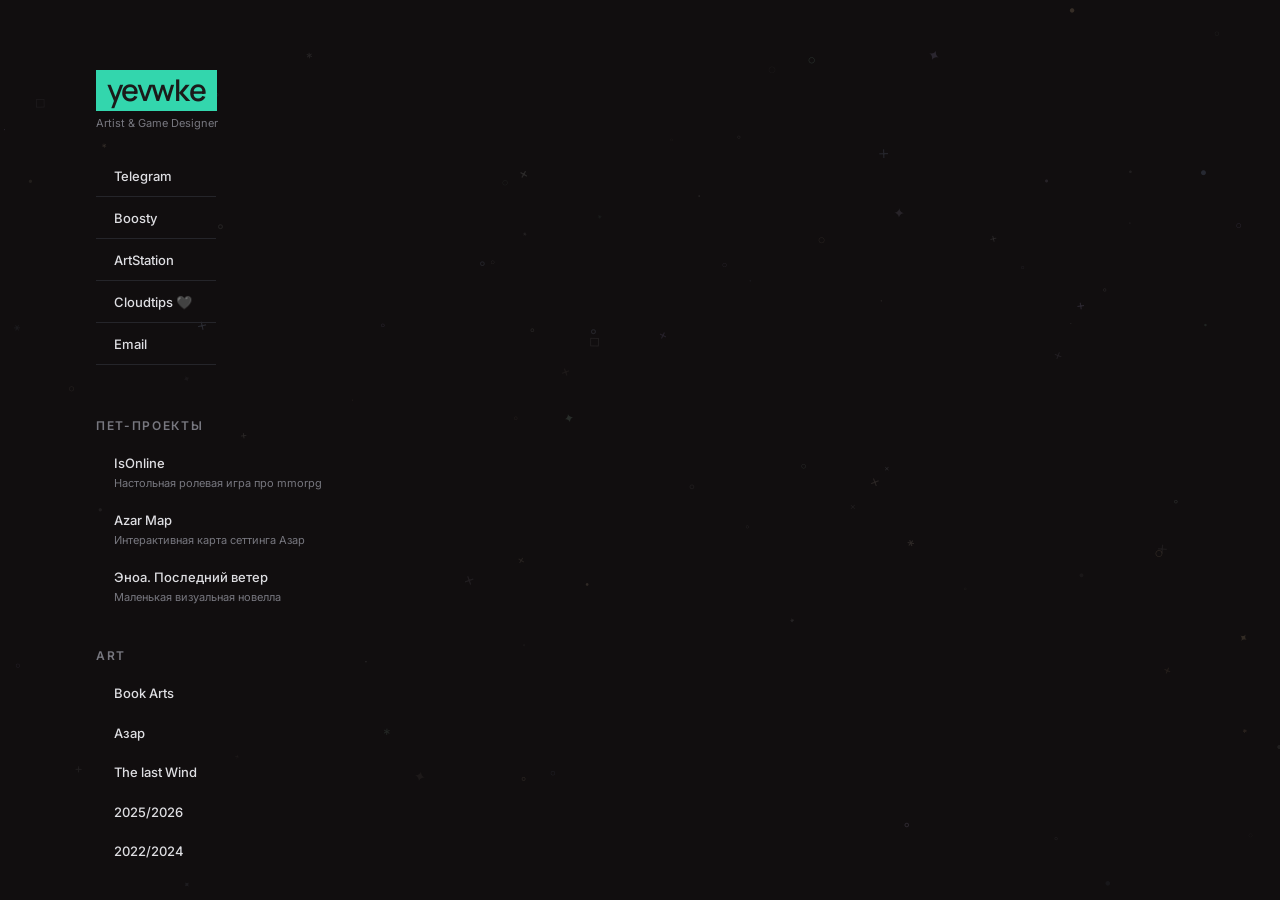
<file: index.html>
<!DOCTYPE html> <html lang="ru"> <head> <meta charset="UTF-8"> <meta name="viewport" content="width=device-width, initial-scale=1.0"> <meta name="robots" content="index, follow"> <meta name="google-site-verification" content="t5ieV7bJd5FK1PyfKS0qe8gC_kYa3CgrNQ7-MNUejUQ"> <meta name="description" content="yevwke – Artist &amp; Game Designer | контакты | проекты |"> <meta name="theme-color" content="#110e0f"> <title>yevwke</title> <link rel="icon" type="image/png" href="/image/icon.png"> <link rel="canonical" href="https://yevwke.github.io/"> <meta property="og:type" content="website"> <meta property="og:site_name" content="yevwke"> <meta property="og:locale" content="ru_RU"> <meta property="og:title" content="yevwke"> <meta property="og:description" content="yevwke – Artist &amp; Game Designer | контакты | проекты |"> <meta property="og:url" content="https://yevwke.github.io/"> <meta property="og:image" content="https://yevwke.github.io/image/preview.jpg"> <meta property="og:image:alt" content="yevwke"> <meta name="twitter:card" content="summary"> <meta name="twitter:title" content="yevwke"> <meta name="twitter:description" content="yevwke – Artist &amp; Game Designer | контакты | проекты |"> <meta name="twitter:image" content="https://yevwke.github.io/image/preview.jpg"> <link rel="preload" href="/fonts/Inter-VariableFont_opsz%2Cwght.woff2" as="font" type="font/woff2" crossorigin> <link rel="preload" href="/fonts/Manrope-VariableFont_wght.woff2" as="font" type="font/woff2" crossorigin> <link rel="stylesheet" href="/general.css"> <link rel="stylesheet" href="/css/background.css"> <link rel="stylesheet" href="/css/projects.css"> <link rel="stylesheet" href="/css/panel.css"> <link rel="stylesheet" href="/css/gallery.css"> <link rel="stylesheet" href="/css/gallery-lightbox.css"> <link rel="stylesheet" href="/css/text.css"> <style>@font-face{font-family:"SiteText";src:url("/fonts/Inter-VariableFont_opsz%2Cwght.woff2") format("woff2");font-weight:100 900;font-style:normal;font-display:swap}@font-face{font-family:"SiteLogo";src:url("/fonts/Manrope-VariableFont_wght.woff2") format("woff2");font-weight:100 900;font-style:normal;font-display:swap}@font-face{font-family:"SiteProjects";src:url("/fonts/Inter-VariableFont_opsz%2Cwght.woff2") format("woff2");font-weight:100 900;font-style:normal;font-display:swap}</style> <script defer src="/scripts/data.js"></script> <script defer src="/scripts/panel-shared.js"></script> <script defer src="/scripts/panel-text.js"></script> <script defer src="/scripts/panel-gallery.js"></script> <script defer src="/scripts/gallery-lightbox.js"></script> <script defer src="/scripts/panel-content.js"></script> <script defer src="/scripts/projects.js"></script> <script defer src="/scripts/panel.js"></script> <script defer src="/scripts/background.js"></script> <script defer src="/general.js"></script> <script type="application/ld+json">{"@context":"https://schema.org","@graph":[{"@type":"WebSite","name":"yevwke","url":"https://yevwke.github.io/","description":"yevwke – Artist & Game Designer | контакты | проекты |","inLanguage":"ru"},{"@type":"Person","name":"yevwke","jobTitle":"Artist & Game Designer","url":"https://yevwke.github.io/","sameAs":["https://t.me/yevwke/","https://boosty.to/yevwke/","https://artstation.com/yevwke/"]}]}</script> </head> <body data-page="home" data-projects-root="projects"> <main class="page"> <div class="sidebar"> <header class="header"> <div class="identity"> <a class="logo" href="/">yevwke</a> <p class="site-description">Artist &amp; Game Designer</p> </div> <nav class="socials" aria-label="Социальные сети"> <ul> <li><a href="https://t.me/yevwke/" target="_blank" rel="noopener noreferrer"><span>Telegram</span></a></li><li><a href="https://boosty.to/yevwke/" target="_blank" rel="noopener noreferrer"><span>Boosty</span></a></li><li><a href="https://artstation.com/yevwke/" target="_blank" rel="noopener noreferrer"><span>ArtStation</span></a></li><li><a href="https://pay.cloudtips.ru/p/3e15fb74/" target="_blank" rel="noopener noreferrer"><span>Cloudtips 🖤</span></a></li><li><a id="email-link" class="email-link" data-email-user="yevwke" data-email-domain="gmail.com"><span>Email</span></a></li> </ul> </nav> </header> <section class="projects-section"> <div id="projects-groups" data-prerendered="true"> <div class="project-group"><h1 class="project-group-title">пет-Проекты</h1><ul class="projects-list"><li class="project-item"><a class="project-link" href="/projects/iso/" data-id="iso" data-type="text" aria-controls="content-panel"><span class="project-text"><span class="project-title">IsOnline</span><span class="project-description">Настольная ролевая игра про mmorpg</span></span></a></li><li class="project-item"><a class="project-link" href="https://yevwke.github.io/AzarMap" target="_blank" rel="noopener noreferrer"><span class="project-text"><span class="project-title">Azar Map</span><span class="project-description">Интерактивная карта сеттинга Азар</span></span></a></li><li class="project-item"><a class="project-link" href="/projects/enoatlw/" data-id="enoatlw" data-type="text" aria-controls="content-panel"><span class="project-text"><span class="project-title">Эноа. Последний ветер</span><span class="project-description">Маленькая визуальная новелла</span></span></a></li></ul></div><div class="project-group"><h2 class="project-group-title">ART</h2><ul class="projects-list"><li class="project-item"><a class="project-link" href="/projects/book-arts/" data-id="book-arts" data-type="gallery" aria-controls="content-panel"><span class="project-text"><span class="project-title">Book Arts</span></span></a></li><li class="project-item"><a class="project-link" href="/projects/azar/" data-id="azar" data-type="gallery" aria-controls="content-panel"><span class="project-text"><span class="project-title">Азар</span></span></a></li><li class="project-item"><a class="project-link" href="/projects/the-last-wind/" data-id="the-last-wind" data-type="gallery" aria-controls="content-panel"><span class="project-text"><span class="project-title">The last Wind</span></span></a></li><li class="project-item"><a class="project-link" href="/projects/2025-2026/" data-id="2025-2026" data-type="gallery" aria-controls="content-panel"><span class="project-text"><span class="project-title">2025/2026</span></span></a></li><li class="project-item"><a class="project-link" href="/projects/2022-2024/" data-id="2022-2024" data-type="gallery" aria-controls="content-panel"><span class="project-text"><span class="project-title">2022/2024</span></span></a></li></ul></div> </div> </section> </div> <div class="content"> <section id="content-panel" class="content-panel" hidden tabindex="-1"> <button id="panel-close" class="panel-close" type="button" aria-label="Закрыть"> <svg class="panel-close-icon" viewBox="0 0 16 16" aria-hidden="true" focusable="false"> <g fill="none" stroke="currentColor" stroke-width="1.5" stroke-miterlimit="10" stroke-linecap="butt"> <line x1="1.4" y1="1.4" x2="14.4" y2="14.4"/> <line x1="1.4" y1="14.4" x2="14.4" y2="1.4"/> </g> </svg> </button> <div id="panel-body" class="panel-body"></div> </section> </div> </main> </body> </html>
</file>
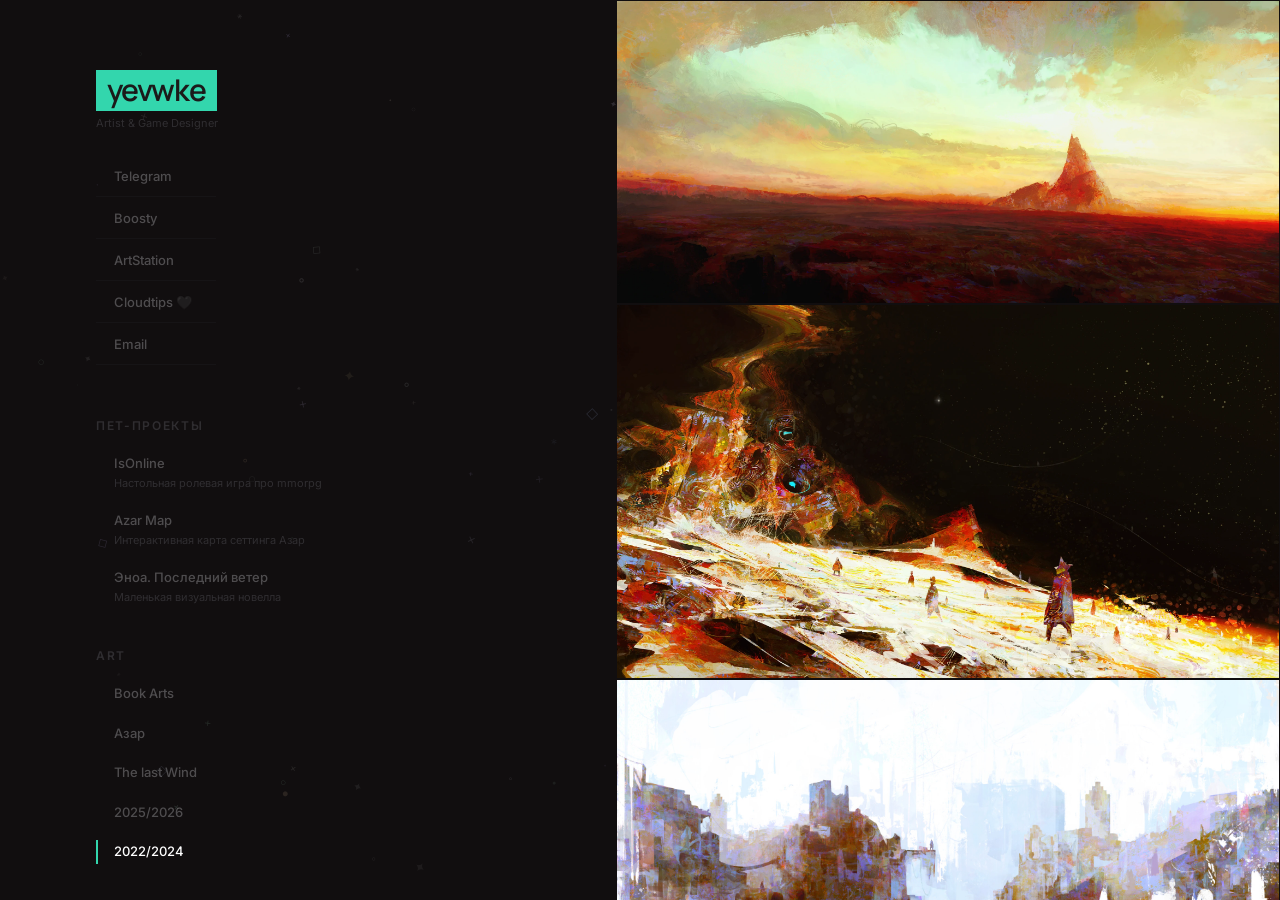
<file: projects/2022-2024/index.html>
<!DOCTYPE html> <html lang="ru"> <head> <meta charset="UTF-8"> <meta name="viewport" content="width=device-width, initial-scale=1.0"> <meta name="robots" content="index, follow"> <meta name="description" content="Галерея работ yevwke: 2022/2024"> <meta name="theme-color" content="#110e0f"> <title>2022/2024 — yevwke</title> <link rel="icon" type="image/png" href="/image/icon.png"> <link rel="canonical" href="https://yevwke.github.io/projects/2022-2024/"> <meta property="og:type" content="article"> <meta property="og:site_name" content="yevwke"> <meta property="og:locale" content="ru_RU"> <meta property="og:title" content="2022/2024 — yevwke"> <meta property="og:description" content="Галерея работ yevwke: 2022/2024"> <meta property="og:url" content="https://yevwke.github.io/projects/2022-2024/"> <meta property="og:image" content="https://yevwke.github.io/image/arts/22%2024/%D0%AD%D0%BD%D0%BE%D0%B0%20%D0%B4%D0%B0%D1%81%D0%BA%D0%B0%D1%80.webp"> <meta property="og:image:alt" content="2022/2024"> <meta name="twitter:card" content="summary_large_image"> <meta name="twitter:title" content="2022/2024 — yevwke"> <meta name="twitter:description" content="Галерея работ yevwke: 2022/2024"> <meta name="twitter:image" content="https://yevwke.github.io/image/arts/22%2024/%D0%AD%D0%BD%D0%BE%D0%B0%20%D0%B4%D0%B0%D1%81%D0%BA%D0%B0%D1%80.webp"> <link rel="preload" href="/fonts/Inter-VariableFont_opsz%2Cwght.woff2" as="font" type="font/woff2" crossorigin> <link rel="preload" href="/fonts/Manrope-VariableFont_wght.woff2" as="font" type="font/woff2" crossorigin> <link rel="stylesheet" href="/general.css"> <link rel="stylesheet" href="/css/background.css"> <link rel="stylesheet" href="/css/projects.css"> <link rel="stylesheet" href="/css/panel.css"> <link rel="stylesheet" href="/css/gallery.css"> <link rel="stylesheet" href="/css/gallery-lightbox.css"> <link rel="stylesheet" href="/css/static.css"> <style>@font-face{font-family:"SiteText";src:url("/fonts/Inter-VariableFont_opsz%2Cwght.woff2") format("woff2");font-weight:100 900;font-style:normal;font-display:swap}@font-face{font-family:"SiteLogo";src:url("/fonts/Manrope-VariableFont_wght.woff2") format("woff2");font-weight:100 900;font-style:normal;font-display:swap}@font-face{font-family:"SiteProjects";src:url("/fonts/Inter-VariableFont_opsz%2Cwght.woff2") format("woff2");font-weight:100 900;font-style:normal;font-display:swap}</style> <script defer src="/scripts/panel-gallery.js"></script> <script defer src="/scripts/gallery-lightbox.js"></script> <script defer src="/scripts/background.js"></script> <script defer src="/general.js"></script> <script type="application/ld+json">{"@context":"https://schema.org","@type":"ImageGallery","name":"2022/2024","description":"Галерея работ yevwke: 2022/2024","url":"https://yevwke.github.io/projects/2022-2024/","image":["https://yevwke.github.io/image/arts/22%2024/%D0%AD%D0%BD%D0%BE%D0%B0%20%D0%B4%D0%B0%D1%81%D0%BA%D0%B0%D1%80.webp","https://yevwke.github.io/image/arts/22%2024/yevwke%20%D1%8D%D0%BD%D0%BE%D0%B0%20%D0%BD%D0%B0%D1%80%D0%BC%D0%B5%D1%88.webp","https://yevwke.github.io/image/arts/22%2024/yevwke-akdjine%20%D1%8D%D0%BD%D0%BE%D0%B0.jpg","https://yevwke.github.io/image/arts/22%2024/yevwke-enoa-art.jpg","https://yevwke.github.io/image/arts/22%2024/yevwke-hurhon.jpg","https://yevwke.github.io/image/arts/22%2024/yevwke-kofu.jpg","https://yevwke.github.io/image/arts/22%2024/temple-2.jpg","https://yevwke.github.io/image/arts/22%2024/azar.webp","https://yevwke.github.io/image/arts/22%2024/016e6c6b-8402-4bed-986c-3a2b656655e8.png","https://yevwke.github.io/image/arts/22%2024/street-2.jpg","https://yevwke.github.io/image/arts/22%2024/%D0%B8%D1%88%D0%B8%D0%BA%20%D1%8D%D0%BD%D0%BE%D0%B0%20yevwke.webp"],"author":{"@type":"Person","name":"yevwke","url":"https://yevwke.github.io/"}}</script> </head> <body class="is-panel-open is-sidebar-dimmed" data-page="project" data-project-id="2022-2024"> <main class="page"> <div class="sidebar"> <header class="header"> <div class="identity"> <a class="logo" href="/">yevwke</a> <p class="site-description">Artist &amp; Game Designer</p> </div> <nav class="socials" aria-label="Социальные сети"> <ul> <li><a href="https://t.me/yevwke/" target="_blank" rel="noopener noreferrer"><span>Telegram</span></a></li><li><a href="https://boosty.to/yevwke/" target="_blank" rel="noopener noreferrer"><span>Boosty</span></a></li><li><a href="https://artstation.com/yevwke/" target="_blank" rel="noopener noreferrer"><span>ArtStation</span></a></li><li><a href="https://pay.cloudtips.ru/p/3e15fb74/" target="_blank" rel="noopener noreferrer"><span>Cloudtips 🖤</span></a></li><li><a id="email-link" class="email-link" data-email-user="yevwke" data-email-domain="gmail.com"><span>Email</span></a></li> </ul> </nav> </header> <section class="projects-section"> <div id="projects-groups" data-prerendered="true"> <div class="project-group"><h2 class="project-group-title">пет-Проекты</h2><ul class="projects-list"><li class="project-item"><a class="project-link" href="/projects/iso/" data-id="iso" data-type="text"><span class="project-text"><span class="project-title">IsOnline</span><span class="project-description">Настольная ролевая игра про mmorpg</span></span></a></li><li class="project-item"><a class="project-link" href="https://yevwke.github.io/AzarMap" target="_blank" rel="noopener noreferrer"><span class="project-text"><span class="project-title">Azar Map</span><span class="project-description">Интерактивная карта сеттинга Азар</span></span></a></li><li class="project-item"><a class="project-link" href="/projects/enoatlw/" data-id="enoatlw" data-type="text"><span class="project-text"><span class="project-title">Эноа. Последний ветер</span><span class="project-description">Маленькая визуальная новелла</span></span></a></li></ul></div><div class="project-group"><h2 class="project-group-title">ART</h2><ul class="projects-list"><li class="project-item"><a class="project-link" href="/projects/book-arts/" data-id="book-arts" data-type="gallery"><span class="project-text"><span class="project-title">Book Arts</span></span></a></li><li class="project-item"><a class="project-link" href="/projects/azar/" data-id="azar" data-type="gallery"><span class="project-text"><span class="project-title">Азар</span></span></a></li><li class="project-item"><a class="project-link" href="/projects/the-last-wind/" data-id="the-last-wind" data-type="gallery"><span class="project-text"><span class="project-title">The last Wind</span></span></a></li><li class="project-item"><a class="project-link" href="/projects/2025-2026/" data-id="2025-2026" data-type="gallery"><span class="project-text"><span class="project-title">2025/2026</span></span></a></li><li class="project-item is-current"><a class="project-link is-active" href="/projects/2022-2024/" data-id="2022-2024" data-type="gallery" aria-current="page"><span class="project-text"><span class="project-title">2022/2024</span></span></a></li></ul></div> </div> </section> </div> <div class="content"> <section id="content-panel" class="content-panel is-open" tabindex="-1" aria-label="2022/2024"> <a id="panel-close" class="panel-close" href="/" aria-label="Закрыть"> <svg class="panel-close-icon" viewBox="0 0 16 16" aria-hidden="true" focusable="false"> <g fill="none" stroke="currentColor" stroke-width="1.5" stroke-miterlimit="10" stroke-linecap="butt"> <line x1="1.4" y1="1.4" x2="14.4" y2="14.4"/> <line x1="1.4" y1="14.4" x2="14.4" y2="1.4"/> </g> </svg> </a> <div id="panel-body" class="panel-body panel-body--gallery"> <h1 class="visually-hidden">2022/2024</h1> <div class="gallery-panel gallery-panel--static" data-rows="2,1,2,3"> <figure class="gallery-item" data-type="image" data-ratio="2.1895306859205776" data-has-ratio="true"> <img class="gallery-image" src="/image/arts/22%2024/%D0%AD%D0%BD%D0%BE%D0%B0%20%D0%B4%D0%B0%D1%81%D0%BA%D0%B0%D1%80.webp" alt="" loading="eager" decoding="async" fetchpriority="high" width="2426" height="1108"> </figure> <figure class="gallery-item" data-type="image" data-ratio="1.7772893772893772" data-has-ratio="true"> <img class="gallery-image" src="/image/arts/22%2024/yevwke%20%D1%8D%D0%BD%D0%BE%D0%B0%20%D0%BD%D0%B0%D1%80%D0%BC%D0%B5%D1%88.webp" alt="" loading="lazy" decoding="async" fetchpriority="low" width="2426" height="1365"> </figure> <figure class="gallery-item" data-type="image" data-ratio="1.7777777777777777" data-has-ratio="true"> <img class="gallery-image" src="/image/arts/22%2024/yevwke-akdjine%20%D1%8D%D0%BD%D0%BE%D0%B0.jpg" alt="" loading="lazy" decoding="async" fetchpriority="low" width="1920" height="1080"> </figure> <figure class="gallery-item" data-type="image" data-ratio="2.027455121436114" data-has-ratio="true"> <img class="gallery-image" src="/image/arts/22%2024/yevwke-enoa-art.jpg" alt="" loading="lazy" decoding="async" fetchpriority="low" width="1920" height="947"> </figure> <figure class="gallery-item" data-type="image" data-ratio="2.17440543601359" data-has-ratio="true"> <img class="gallery-image" src="/image/arts/22%2024/yevwke-hurhon.jpg" alt="" loading="lazy" decoding="async" fetchpriority="low" width="1920" height="883"> </figure> <figure class="gallery-item" data-type="image" data-ratio="1.7777777777777777" data-has-ratio="true"> <img class="gallery-image" src="/image/arts/22%2024/yevwke-kofu.jpg" alt="" loading="lazy" decoding="async" fetchpriority="low" width="1920" height="1080"> </figure> <figure class="gallery-item" data-type="image" data-ratio="0.7239176721078779" data-has-ratio="true"> <img class="gallery-image" src="/image/arts/22%2024/temple-2.jpg" alt="" loading="lazy" decoding="async" fetchpriority="low" width="1020" height="1409"> </figure> <figure class="gallery-item" data-type="image" data-ratio="1.7772893772893772" data-has-ratio="true"> <img class="gallery-image" src="/image/arts/22%2024/azar.webp" alt="" loading="lazy" decoding="async" fetchpriority="low" width="2426" height="1365"> </figure> <figure class="gallery-item" data-type="image" data-ratio="1.7777777777777777" data-has-ratio="true"> <img class="gallery-image" src="/image/arts/22%2024/016e6c6b-8402-4bed-986c-3a2b656655e8.png" alt="" loading="lazy" decoding="async" fetchpriority="low" width="3840" height="2160"> </figure> <figure class="gallery-item" data-type="image" data-ratio="1.7777777777777777" data-has-ratio="true"> <img class="gallery-image" src="/image/arts/22%2024/street-2.jpg" alt="" loading="lazy" decoding="async" fetchpriority="low" width="1920" height="1080"> </figure> <figure class="gallery-item" data-type="image" data-ratio="0.7246496290189612" data-has-ratio="true"> <img class="gallery-image" src="/image/arts/22%2024/%D0%B8%D1%88%D0%B8%D0%BA%20%D1%8D%D0%BD%D0%BE%D0%B0%20yevwke.webp" alt="" loading="lazy" decoding="async" fetchpriority="low" width="1758" height="2426"> </figure> </div> </div> </section> </div> </main> </body> </html>
</file>
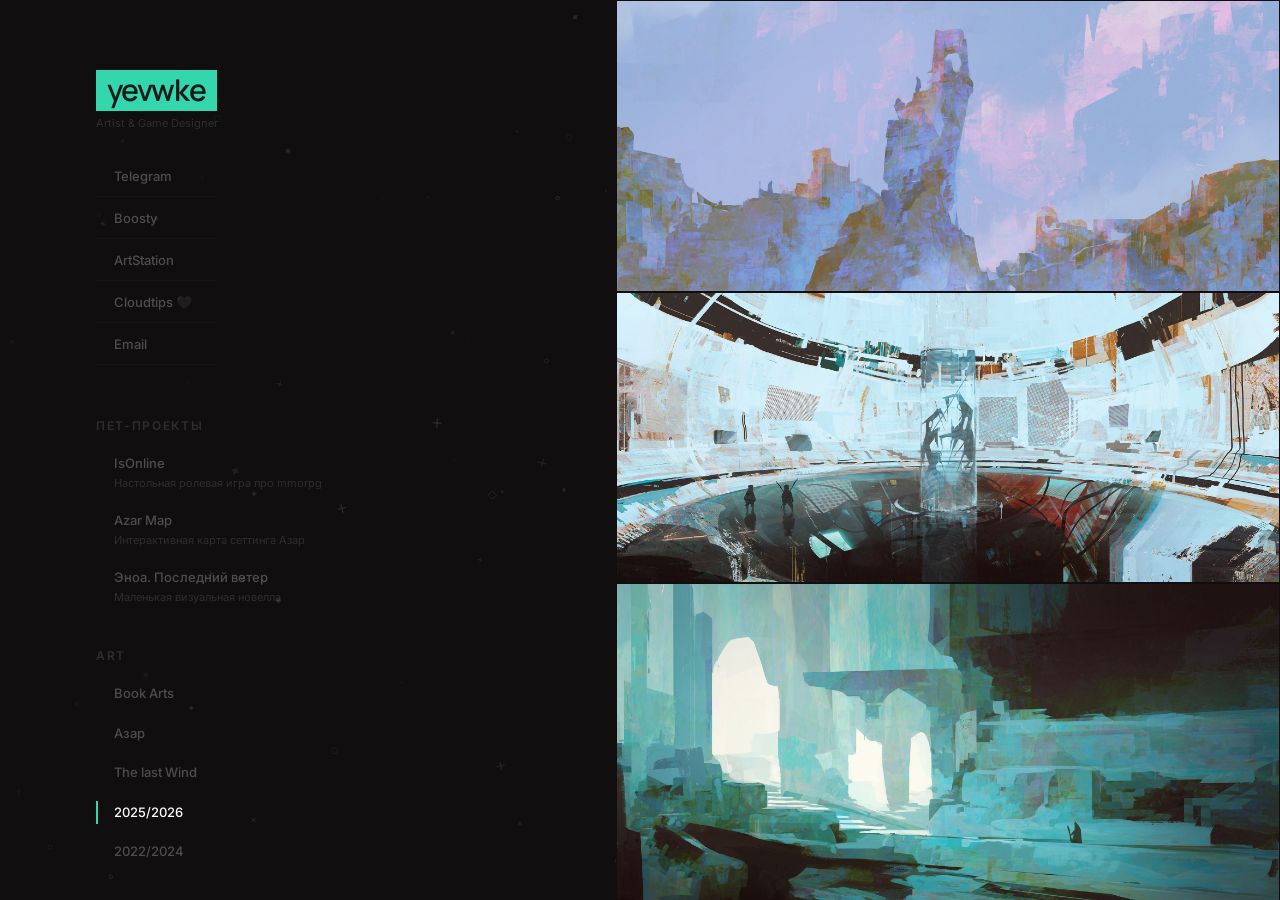
<file: projects/2025-2026/index.html>
<!DOCTYPE html> <html lang="ru"> <head> <meta charset="UTF-8"> <meta name="viewport" content="width=device-width, initial-scale=1.0"> <meta name="robots" content="index, follow"> <meta name="description" content="Галерея работ yevwke: 2025/2026"> <meta name="theme-color" content="#110e0f"> <title>2025/2026 — yevwke</title> <link rel="icon" type="image/png" href="/image/icon.png"> <link rel="canonical" href="https://yevwke.github.io/projects/2025-2026/"> <meta property="og:type" content="article"> <meta property="og:site_name" content="yevwke"> <meta property="og:locale" content="ru_RU"> <meta property="og:title" content="2025/2026 — yevwke"> <meta property="og:description" content="Галерея работ yevwke: 2025/2026"> <meta property="og:url" content="https://yevwke.github.io/projects/2025-2026/"> <meta property="og:image" content="https://yevwke.github.io/image/arts/25%2026/sketch%20yevwke.webp"> <meta property="og:image:alt" content="2025/2026"> <meta name="twitter:card" content="summary_large_image"> <meta name="twitter:title" content="2025/2026 — yevwke"> <meta name="twitter:description" content="Галерея работ yevwke: 2025/2026"> <meta name="twitter:image" content="https://yevwke.github.io/image/arts/25%2026/sketch%20yevwke.webp"> <link rel="preload" href="/fonts/Inter-VariableFont_opsz%2Cwght.woff2" as="font" type="font/woff2" crossorigin> <link rel="preload" href="/fonts/Manrope-VariableFont_wght.woff2" as="font" type="font/woff2" crossorigin> <link rel="stylesheet" href="/general.css"> <link rel="stylesheet" href="/css/background.css"> <link rel="stylesheet" href="/css/projects.css"> <link rel="stylesheet" href="/css/panel.css"> <link rel="stylesheet" href="/css/gallery.css"> <link rel="stylesheet" href="/css/gallery-lightbox.css"> <link rel="stylesheet" href="/css/static.css"> <style>@font-face{font-family:"SiteText";src:url("/fonts/Inter-VariableFont_opsz%2Cwght.woff2") format("woff2");font-weight:100 900;font-style:normal;font-display:swap}@font-face{font-family:"SiteLogo";src:url("/fonts/Manrope-VariableFont_wght.woff2") format("woff2");font-weight:100 900;font-style:normal;font-display:swap}@font-face{font-family:"SiteProjects";src:url("/fonts/Inter-VariableFont_opsz%2Cwght.woff2") format("woff2");font-weight:100 900;font-style:normal;font-display:swap}</style> <script defer src="/scripts/panel-gallery.js"></script> <script defer src="/scripts/gallery-lightbox.js"></script> <script defer src="/scripts/background.js"></script> <script defer src="/general.js"></script> <script type="application/ld+json">{"@context":"https://schema.org","@type":"ImageGallery","name":"2025/2026","description":"Галерея работ yevwke: 2025/2026","url":"https://yevwke.github.io/projects/2025-2026/","image":["https://yevwke.github.io/image/arts/25%2026/sketch%20yevwke.webp","https://yevwke.github.io/image/arts/25%2026/%D0%BB%D0%B8%D0%BF%D0%BA%D0%B8%D0%B5%20%D0%BB%D0%B0%D0%BF%D0%BA%D0%B8%201%20yevwke.webp","https://yevwke.github.io/image/arts/25%2026/sketch4%20yevwke2.webp","https://yevwke.github.io/image/arts/25%2026/photo_2026-07-02_03-20-22.jpg","https://yevwke.github.io/image/arts/25%2026/%D0%BB%D0%B8%D0%BF%D0%BA%D0%B8%D0%B5%20%D0%BB%D0%B0%D0%BF%D0%BA%D0%B8%204yevwke.webp","https://yevwke.github.io/image/arts/25%2026/MAP%20yevwke%202.webp","https://yevwke.github.io/image/arts/25%2026/sketch3%20yevwke.webp","https://yevwke.github.io/image/arts/25%2026/sketch%20yevwke2.webp","https://yevwke.github.io/image/arts/25%2026/glitch%20yevwke.webp","https://yevwke.github.io/image/arts/25%2026/%D0%BB%D0%B8%D0%BF%D0%BA%D0%B8%D0%B5%20%D0%BB%D0%B0%D0%BF%D0%BA%D0%B8%202%20yevwke.webp","https://yevwke.github.io/image/arts/25%2026/%D0%BB%D0%B8%D0%BF%D0%BA%D0%B8%D0%B5%20%D0%BB%D0%B0%D0%BF%D0%BA%D0%B8%203%20yevwke.webp"],"author":{"@type":"Person","name":"yevwke","url":"https://yevwke.github.io/"}}</script> </head> <body class="is-panel-open is-sidebar-dimmed" data-page="project" data-project-id="2025-2026"> <main class="page"> <div class="sidebar"> <header class="header"> <div class="identity"> <a class="logo" href="/">yevwke</a> <p class="site-description">Artist &amp; Game Designer</p> </div> <nav class="socials" aria-label="Социальные сети"> <ul> <li><a href="https://t.me/yevwke/" target="_blank" rel="noopener noreferrer"><span>Telegram</span></a></li><li><a href="https://boosty.to/yevwke/" target="_blank" rel="noopener noreferrer"><span>Boosty</span></a></li><li><a href="https://artstation.com/yevwke/" target="_blank" rel="noopener noreferrer"><span>ArtStation</span></a></li><li><a href="https://pay.cloudtips.ru/p/3e15fb74/" target="_blank" rel="noopener noreferrer"><span>Cloudtips 🖤</span></a></li><li><a id="email-link" class="email-link" data-email-user="yevwke" data-email-domain="gmail.com"><span>Email</span></a></li> </ul> </nav> </header> <section class="projects-section"> <div id="projects-groups" data-prerendered="true"> <div class="project-group"><h2 class="project-group-title">пет-Проекты</h2><ul class="projects-list"><li class="project-item"><a class="project-link" href="/projects/iso/" data-id="iso" data-type="text"><span class="project-text"><span class="project-title">IsOnline</span><span class="project-description">Настольная ролевая игра про mmorpg</span></span></a></li><li class="project-item"><a class="project-link" href="https://yevwke.github.io/AzarMap" target="_blank" rel="noopener noreferrer"><span class="project-text"><span class="project-title">Azar Map</span><span class="project-description">Интерактивная карта сеттинга Азар</span></span></a></li><li class="project-item"><a class="project-link" href="/projects/enoatlw/" data-id="enoatlw" data-type="text"><span class="project-text"><span class="project-title">Эноа. Последний ветер</span><span class="project-description">Маленькая визуальная новелла</span></span></a></li></ul></div><div class="project-group"><h2 class="project-group-title">ART</h2><ul class="projects-list"><li class="project-item"><a class="project-link" href="/projects/book-arts/" data-id="book-arts" data-type="gallery"><span class="project-text"><span class="project-title">Book Arts</span></span></a></li><li class="project-item"><a class="project-link" href="/projects/azar/" data-id="azar" data-type="gallery"><span class="project-text"><span class="project-title">Азар</span></span></a></li><li class="project-item"><a class="project-link" href="/projects/the-last-wind/" data-id="the-last-wind" data-type="gallery"><span class="project-text"><span class="project-title">The last Wind</span></span></a></li><li class="project-item is-current"><a class="project-link is-active" href="/projects/2025-2026/" data-id="2025-2026" data-type="gallery" aria-current="page"><span class="project-text"><span class="project-title">2025/2026</span></span></a></li><li class="project-item"><a class="project-link" href="/projects/2022-2024/" data-id="2022-2024" data-type="gallery"><span class="project-text"><span class="project-title">2022/2024</span></span></a></li></ul></div> </div> </section> </div> <div class="content"> <section id="content-panel" class="content-panel is-open" tabindex="-1" aria-label="2025/2026"> <a id="panel-close" class="panel-close" href="/" aria-label="Закрыть"> <svg class="panel-close-icon" viewBox="0 0 16 16" aria-hidden="true" focusable="false"> <g fill="none" stroke="currentColor" stroke-width="1.5" stroke-miterlimit="10" stroke-linecap="butt"> <line x1="1.4" y1="1.4" x2="14.4" y2="14.4"/> <line x1="1.4" y1="14.4" x2="14.4" y2="1.4"/> </g> </svg> </a> <div id="panel-body" class="panel-body panel-body--gallery"> <h1 class="visually-hidden">2025/2026</h1> <div class="gallery-panel gallery-panel--static" data-rows="2,2,2,2,1,3"> <figure class="gallery-item" data-type="image" data-ratio="2.286522148916117" data-has-ratio="true"> <img class="gallery-image" src="/image/arts/25%2026/sketch%20yevwke.webp" alt="" loading="eager" decoding="async" fetchpriority="high" width="2426" height="1061"> </figure> <figure class="gallery-item" data-type="image" data-ratio="2.286522148916117" data-has-ratio="true"> <img class="gallery-image" src="/image/arts/25%2026/%D0%BB%D0%B8%D0%BF%D0%BA%D0%B8%D0%B5%20%D0%BB%D0%B0%D0%BF%D0%BA%D0%B8%201%20yevwke.webp" alt="" loading="lazy" decoding="async" fetchpriority="low" width="2426" height="1061"> </figure> <figure class="gallery-item" data-type="image" data-ratio="1.8141592920353982" data-has-ratio="true"> <img class="gallery-image" src="/image/arts/25%2026/sketch4%20yevwke2.webp" alt="" loading="lazy" decoding="async" fetchpriority="low" width="2460" height="1356"> </figure> <figure class="gallery-item" data-type="image" data-ratio="2.0109976433621366" data-has-ratio="true"> <img class="gallery-image" src="/image/arts/25%2026/photo_2026-07-02_03-20-22.jpg" alt="" loading="lazy" decoding="async" fetchpriority="low" width="2560" height="1273"> </figure> <figure class="gallery-item" data-type="image" data-ratio="2.286522148916117" data-has-ratio="true"> <img class="gallery-image" src="/image/arts/25%2026/%D0%BB%D0%B8%D0%BF%D0%BA%D0%B8%D0%B5%20%D0%BB%D0%B0%D0%BF%D0%BA%D0%B8%204yevwke.webp" alt="" loading="lazy" decoding="async" fetchpriority="low" width="2426" height="1061"> </figure> <figure class="gallery-item" data-type="image" data-ratio="1.9027450980392158" data-has-ratio="true"> <img class="gallery-image" src="/image/arts/25%2026/MAP%20yevwke%202.webp" alt="" loading="lazy" decoding="async" fetchpriority="low" width="2426" height="1275"> </figure> <figure class="gallery-item" data-type="image" data-ratio="1.8145100972326103" data-has-ratio="true"> <img class="gallery-image" src="/image/arts/25%2026/sketch3%20yevwke.webp" alt="" loading="lazy" decoding="async" fetchpriority="low" width="2426" height="1337"> </figure> <figure class="gallery-item" data-type="image" data-ratio="2.286522148916117" data-has-ratio="true"> <img class="gallery-image" src="/image/arts/25%2026/sketch%20yevwke2.webp" alt="" loading="lazy" decoding="async" fetchpriority="low" width="2426" height="1061"> </figure> <figure class="gallery-item" data-type="image" data-ratio="3.098339719029374" data-has-ratio="true"> <img class="gallery-image" src="/image/arts/25%2026/glitch%20yevwke.webp" alt="" loading="lazy" decoding="async" fetchpriority="low" width="2426" height="783"> </figure> <figure class="gallery-item" data-type="image" data-ratio="2.286522148916117" data-has-ratio="true"> <img class="gallery-image" src="/image/arts/25%2026/%D0%BB%D0%B8%D0%BF%D0%BA%D0%B8%D0%B5%20%D0%BB%D0%B0%D0%BF%D0%BA%D0%B8%202%20yevwke.webp" alt="" loading="lazy" decoding="async" fetchpriority="low" width="2426" height="1061"> </figure> <figure class="gallery-item" data-type="image" data-ratio="2.286522148916117" data-has-ratio="true"> <img class="gallery-image" src="/image/arts/25%2026/%D0%BB%D0%B8%D0%BF%D0%BA%D0%B8%D0%B5%20%D0%BB%D0%B0%D0%BF%D0%BA%D0%B8%203%20yevwke.webp" alt="" loading="lazy" decoding="async" fetchpriority="low" width="2426" height="1061"> </figure> </div> </div> </section> </div> </main> </body> </html>
</file>
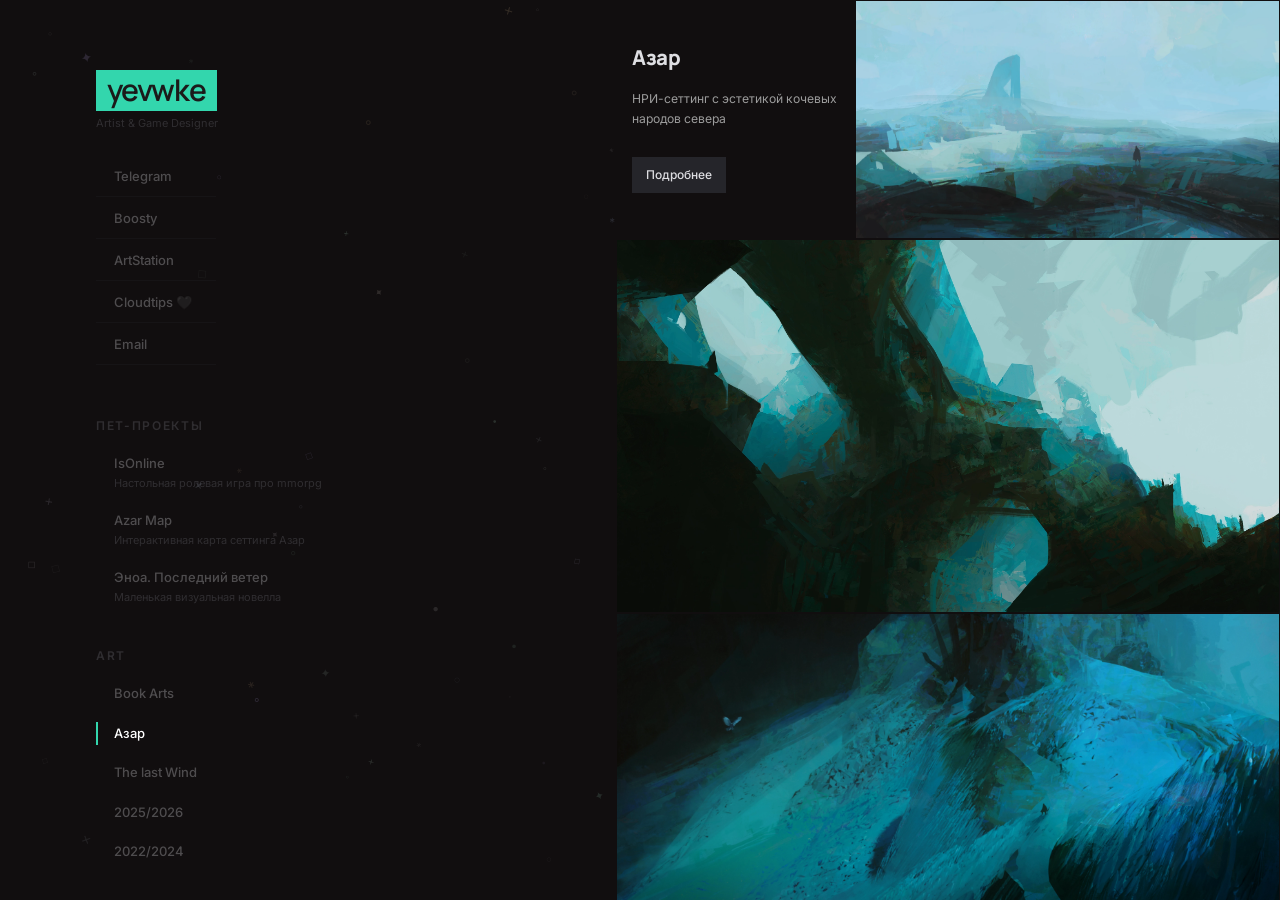
<file: projects/azar/index.html>
<!DOCTYPE html> <html lang="ru"> <head> <meta charset="UTF-8"> <meta name="viewport" content="width=device-width, initial-scale=1.0"> <meta name="robots" content="index, follow"> <meta name="description" content="Галерея работ yevwke: Азар"> <meta name="theme-color" content="#110e0f"> <title>Азар — yevwke</title> <link rel="icon" type="image/png" href="/image/icon.png"> <link rel="canonical" href="https://yevwke.github.io/projects/azar/"> <meta property="og:type" content="article"> <meta property="og:site_name" content="yevwke"> <meta property="og:locale" content="ru_RU"> <meta property="og:title" content="Азар — yevwke"> <meta property="og:description" content="Галерея работ yevwke: Азар"> <meta property="og:url" content="https://yevwke.github.io/projects/azar/"> <meta property="og:image" content="https://yevwke.github.io/image/arts/%D0%90%D0%B7%D0%B0%D1%80/%D0%9A%D0%BE%D0%BD%D0%B5%D1%86_%D0%B0%D0%B7%D0%B0%D1%80_yevwke.webp"> <meta property="og:image:alt" content="Азар"> <meta name="twitter:card" content="summary_large_image"> <meta name="twitter:title" content="Азар — yevwke"> <meta name="twitter:description" content="Галерея работ yevwke: Азар"> <meta name="twitter:image" content="https://yevwke.github.io/image/arts/%D0%90%D0%B7%D0%B0%D1%80/%D0%9A%D0%BE%D0%BD%D0%B5%D1%86_%D0%B0%D0%B7%D0%B0%D1%80_yevwke.webp"> <link rel="preload" href="/fonts/Inter-VariableFont_opsz%2Cwght.woff2" as="font" type="font/woff2" crossorigin> <link rel="preload" href="/fonts/Manrope-VariableFont_wght.woff2" as="font" type="font/woff2" crossorigin> <link rel="stylesheet" href="/general.css"> <link rel="stylesheet" href="/css/background.css"> <link rel="stylesheet" href="/css/projects.css"> <link rel="stylesheet" href="/css/panel.css"> <link rel="stylesheet" href="/css/gallery.css"> <link rel="stylesheet" href="/css/gallery-lightbox.css"> <link rel="stylesheet" href="/css/static.css"> <style>@font-face{font-family:"SiteText";src:url("/fonts/Inter-VariableFont_opsz%2Cwght.woff2") format("woff2");font-weight:100 900;font-style:normal;font-display:swap}@font-face{font-family:"SiteLogo";src:url("/fonts/Manrope-VariableFont_wght.woff2") format("woff2");font-weight:100 900;font-style:normal;font-display:swap}@font-face{font-family:"SiteProjects";src:url("/fonts/Inter-VariableFont_opsz%2Cwght.woff2") format("woff2");font-weight:100 900;font-style:normal;font-display:swap}</style> <script defer src="/scripts/panel-gallery.js"></script> <script defer src="/scripts/gallery-lightbox.js"></script> <script defer src="/scripts/background.js"></script> <script defer src="/general.js"></script> <script type="application/ld+json">{"@context":"https://schema.org","@type":"ImageGallery","name":"Азар","description":"Галерея работ yevwke: Азар","url":"https://yevwke.github.io/projects/azar/","image":["https://yevwke.github.io/image/arts/%D0%90%D0%B7%D0%B0%D1%80/%D0%9A%D0%BE%D0%BD%D0%B5%D1%86_%D0%B0%D0%B7%D0%B0%D1%80_yevwke.webp","https://yevwke.github.io/image/arts/%D0%90%D0%B7%D0%B0%D1%80/%D0%93%D0%BE%D1%80%D1%8F%D1%87%D0%B8%D0%B9%20%D0%B8%D1%81%D1%82%D0%BE%D1%87%D0%BD%D0%B8%D0%BA%20concept_%D0%B0%D0%B7%D0%B0%D1%80_yevwke.webp","https://yevwke.github.io/image/arts/%D0%90%D0%B7%D0%B0%D1%80/%D0%A2%D0%B5%D0%BC%D0%BD%D1%8B%D0%B5%20%D0%B1%D0%B5%D1%80%D0%B5%D0%B3%D0%B0_%D0%B0%D0%B7%D0%B0%D1%80_yevwke.webp","https://yevwke.github.io/image/arts/%D0%90%D0%B7%D0%B0%D1%80/%D0%9F%D1%83%D1%82%D0%B5%D1%88%D0%B5%D1%81%D1%82%D0%B2%D0%B8%D0%B5%20%D0%BF%D0%BE%20%D0%A0%D0%B0%D0%B2%D0%BD%D0%B8%D0%BD%D0%B5%20_%D0%B0%D0%B7%D0%B0%D1%80_yevwke.webp","https://yevwke.github.io/image/arts/%D0%90%D0%B7%D0%B0%D1%80/%D0%BB%D1%8D%D1%81_%D0%B0%D0%B7%D0%B0%D1%80_yevwke.webp","https://yevwke.github.io/image/arts/%D0%90%D0%B7%D0%B0%D1%80/%D0%A2%D1%83%D0%BC%D0%B0%D0%BD%D0%BD%D1%8B%D0%B5%20%D0%BD%D0%B0%D0%B3%D0%BE%D1%80%D1%8C%D1%8F_%D0%B0%D0%B7%D0%B0%D1%80_yevwke.webp","https://yevwke.github.io/image/arts/%D0%90%D0%B7%D0%B0%D1%80/%D0%9F%D0%B5%D1%89%D0%B5%D1%80%D0%B0%20%D0%BA%D1%80%D0%B0%D1%81%D0%BD%D0%BE%D0%B3%D0%BE%20%D0%BB%D1%8C%D0%B4%D0%B0%20concept_%D0%B0%D0%B7%D0%B0%D1%80_yevwke.webp","https://yevwke.github.io/image/arts/%D0%90%D0%B7%D0%B0%D1%80/%D0%BB%D0%B0%D0%B1%D0%B8%D1%80%D0%B8%D0%BD%D1%82%20%D0%BD%D0%B0%D0%BF%D0%B5%D0%B2%D0%BE%D0%B2%20%D0%BA%D0%BE%D0%BD%D1%86%D0%B5%D0%BF%D1%82%20%D0%BA%D0%BE%D0%BF%D0%B8%D1%8F.webp","https://yevwke.github.io/image/arts/%D0%90%D0%B7%D0%B0%D1%80/%D0%94%D0%B5%D1%80%D0%B5%D0%B2%D0%BE%20%D0%B4%D1%83%D1%85%D0%BE%D0%B2_%D0%B0%D0%B7%D0%B0%D1%80_yevwke.webp","https://yevwke.github.io/image/arts/%D0%90%D0%B7%D0%B0%D1%80/%D0%9A%D0%B0%D1%80%D1%82%D0%B0_%D0%B0%D0%B7%D0%B0%D1%80_yevwke.webp","https://yevwke.github.io/image/arts/%D0%90%D0%B7%D0%B0%D1%80/%D0%9A%D0%B0%D0%BC%D0%B5%D0%BD%D0%BD%D1%8B%D0%B5%20%D1%82%D0%B5%D1%80%D1%80%D0%B0%D1%81%D1%8B_%D0%B0%D0%B7%D0%B0%D1%80_yevwke.webp","https://yevwke.github.io/image/arts/%D0%90%D0%B7%D0%B0%D1%80/%D0%9A%D1%80%D0%B0%D0%B9%20%D0%BE%D0%B7%D0%B5%D1%80%20_%D0%B0%D0%B7%D0%B0%D1%80_yevwke.webp","https://yevwke.github.io/image/arts/%D0%90%D0%B7%D0%B0%D1%80/%D0%BA%D1%80%D0%B0%D0%B9%20%D1%82%D0%B5%D0%BD%D0%B5%D0%B9_%D0%B0%D0%B7%D0%B0%D1%80_yevwke.webp","https://yevwke.github.io/image/arts/%D0%90%D0%B7%D0%B0%D1%80/yla1.webp","https://yevwke.github.io/image/arts/%D0%90%D0%B7%D0%B0%D1%80/%D0%BA%D0%BE%D1%87%D0%B5%D0%B2%D1%8C%D0%B5_%D0%B0%D0%B7%D0%B0%D1%80_yevwke.webp","https://yevwke.github.io/image/arts/%D0%90%D0%B7%D0%B0%D1%80/%D0%9A%D1%80%D0%B0%D0%B9%D0%BD%D0%B8%D0%B9%20%D0%BC%D0%B5%D0%BD%D0%B3%D0%B8%D1%80%20_%D0%B0%D0%B7%D0%B0%D1%80_yevwke.webp","https://yevwke.github.io/image/arts/%D0%90%D0%B7%D0%B0%D1%80/%D0%9A%D1%80%D0%B0%D1%81%D0%BD%D1%8B%D0%B9%20%D1%87%D1%83%D0%BC%20concept_%D0%B0%D0%B7%D0%B0%D1%80_yevwke.webp","https://yevwke.github.io/image/arts/%D0%90%D0%B7%D0%B0%D1%80/%D0%9B%D0%B5%D0%B4%D0%BD%D0%B8%D0%BA%20concept_%D0%B0%D0%B7%D0%B0%D1%80_yevwke.webp","https://yevwke.github.io/image/arts/%D0%90%D0%B7%D0%B0%D1%80/%D0%91%D0%B5%D1%81%D0%BA%D1%80%D0%B0%D0%B9%D0%BD%D1%8F%D1%8F%20%D1%82%D1%83%D0%BD%D0%B4%D1%80%D0%B0_%D0%B0%D0%B7%D0%B0%D1%80_yevwke.webp","https://yevwke.github.io/image/arts/%D0%90%D0%B7%D0%B0%D1%80/%D0%BC%D0%B5%D0%BD%D0%B3%D0%B8%D1%80_%D0%B0%D0%B7%D0%B0%D1%80_yevwke.webp","https://yevwke.github.io/image/arts/%D0%90%D0%B7%D0%B0%D1%80/%D0%9D%D0%B0%20%D0%B1%D0%B5%D1%80%D0%B5%D0%B3%D0%B0%D1%85%20%D1%80%D0%B5%D0%BA%D0%B8%20concept%20_%D0%B0%D0%B7%D0%B0%D1%80_yevwke.webp","https://yevwke.github.io/image/arts/%D0%90%D0%B7%D0%B0%D1%80/%D0%9E%D0%B4%D0%B8%D0%BD%D0%BE%D0%BA%D0%B8%D0%B9%20%D0%BF%D0%B8%D0%BA%20concept_%D0%B0%D0%B7%D0%B0%D1%80_yevwke.webp","https://yevwke.github.io/image/arts/%D0%90%D0%B7%D0%B0%D1%80/%D0%9E%D0%B4%D0%B8%D0%BD%D0%BE%D0%BA%D0%B8%D0%B9%20%D1%85%D0%BE%D0%BB%D0%BC%20concept_%D0%B0%D0%B7%D0%B0%D1%80_yevwke.webp","https://yevwke.github.io/image/arts/%D0%90%D0%B7%D0%B0%D1%80/%D0%9F%D0%B5%D1%89%D0%B5%D1%80%D0%B0%20_%D0%B0%D0%B7%D0%B0%D1%80_yevwke.webp","https://yevwke.github.io/image/arts/%D0%90%D0%B7%D0%B0%D1%80/%D0%9A%D1%80%D0%B8%D1%81%D1%82%D0%B0%D0%BB%D0%BB%D1%8B%20concep_%D0%B0%D0%B7%D0%B0%D1%80_yevwke.webp","https://yevwke.github.io/image/arts/%D0%90%D0%B7%D0%B0%D1%80/%D0%9F%D0%BE%D1%8E%D1%89%D0%B8%D0%B9%20%D1%82%D0%BE%D0%BD%D0%BD%D0%B5%D0%BB%D1%8C%20concept%20_%D0%B0%D0%B7%D0%B0%D1%80_yevwke.webp","https://yevwke.github.io/image/arts/%D0%90%D0%B7%D0%B0%D1%80/%D0%A1%D0%B2%D1%8F%D0%B7%D1%8C%20%D0%AE%D0%BB%D1%8B%20%D1%81%20%D0%BC%D0%B5%D0%BD%D0%B3%D0%B8%D1%80%D0%B0%D0%BC%D0%B8%20_%D0%B0%D0%B7%D0%B0%D1%80_yevwke.webp","https://yevwke.github.io/image/arts/%D0%90%D0%B7%D0%B0%D1%80/%D1%81%D1%82%D0%B0%D1%80%D0%B5%D0%B9%D1%88%D0%B8%D0%BD%D1%8B_%D0%B0%D0%B7%D0%B0%D1%80_yevwke.webp","https://yevwke.github.io/image/arts/%D0%90%D0%B7%D0%B0%D1%80/%D1%81%D1%82%D0%BE%D1%8F%D0%BD%D0%BA%D0%B0%20%D0%BE%D1%85%D0%BE%D1%82%D0%BD%D0%B8%D0%BA%D0%BE%D0%B2_%D0%B0%D0%B7%D0%B0%D1%80_yevwke.webp","https://yevwke.github.io/image/arts/%D0%90%D0%B7%D0%B0%D1%80/%D1%87%D1%83%D1%87%D0%B8%D0%B9%20%D0%BB%D0%B5%D1%81_%D0%B0%D0%B7%D0%B0%D1%80_yevwke.webp","https://yevwke.github.io/image/arts/%D0%90%D0%B7%D0%B0%D1%80/yla2.webp"],"author":{"@type":"Person","name":"yevwke","url":"https://yevwke.github.io/"}}</script> </head> <body class="is-panel-open is-sidebar-dimmed" data-page="project" data-project-id="azar"> <main class="page"> <div class="sidebar"> <header class="header"> <div class="identity"> <a class="logo" href="/">yevwke</a> <p class="site-description">Artist &amp; Game Designer</p> </div> <nav class="socials" aria-label="Социальные сети"> <ul> <li><a href="https://t.me/yevwke/" target="_blank" rel="noopener noreferrer"><span>Telegram</span></a></li><li><a href="https://boosty.to/yevwke/" target="_blank" rel="noopener noreferrer"><span>Boosty</span></a></li><li><a href="https://artstation.com/yevwke/" target="_blank" rel="noopener noreferrer"><span>ArtStation</span></a></li><li><a href="https://pay.cloudtips.ru/p/3e15fb74/" target="_blank" rel="noopener noreferrer"><span>Cloudtips 🖤</span></a></li><li><a id="email-link" class="email-link" data-email-user="yevwke" data-email-domain="gmail.com"><span>Email</span></a></li> </ul> </nav> </header> <section class="projects-section"> <div id="projects-groups" data-prerendered="true"> <div class="project-group"><h2 class="project-group-title">пет-Проекты</h2><ul class="projects-list"><li class="project-item"><a class="project-link" href="/projects/iso/" data-id="iso" data-type="text"><span class="project-text"><span class="project-title">IsOnline</span><span class="project-description">Настольная ролевая игра про mmorpg</span></span></a></li><li class="project-item"><a class="project-link" href="https://yevwke.github.io/AzarMap" target="_blank" rel="noopener noreferrer"><span class="project-text"><span class="project-title">Azar Map</span><span class="project-description">Интерактивная карта сеттинга Азар</span></span></a></li><li class="project-item"><a class="project-link" href="/projects/enoatlw/" data-id="enoatlw" data-type="text"><span class="project-text"><span class="project-title">Эноа. Последний ветер</span><span class="project-description">Маленькая визуальная новелла</span></span></a></li></ul></div><div class="project-group"><h2 class="project-group-title">ART</h2><ul class="projects-list"><li class="project-item"><a class="project-link" href="/projects/book-arts/" data-id="book-arts" data-type="gallery"><span class="project-text"><span class="project-title">Book Arts</span></span></a></li><li class="project-item is-current"><a class="project-link is-active" href="/projects/azar/" data-id="azar" data-type="gallery" aria-current="page"><span class="project-text"><span class="project-title">Азар</span></span></a></li><li class="project-item"><a class="project-link" href="/projects/the-last-wind/" data-id="the-last-wind" data-type="gallery"><span class="project-text"><span class="project-title">The last Wind</span></span></a></li><li class="project-item"><a class="project-link" href="/projects/2025-2026/" data-id="2025-2026" data-type="gallery"><span class="project-text"><span class="project-title">2025/2026</span></span></a></li><li class="project-item"><a class="project-link" href="/projects/2022-2024/" data-id="2022-2024" data-type="gallery"><span class="project-text"><span class="project-title">2022/2024</span></span></a></li></ul></div> </div> </section> </div> <div class="content"> <section id="content-panel" class="content-panel is-open" tabindex="-1" aria-label="Азар"> <a id="panel-close" class="panel-close" href="/" aria-label="Закрыть"> <svg class="panel-close-icon" viewBox="0 0 16 16" aria-hidden="true" focusable="false"> <g fill="none" stroke="currentColor" stroke-width="1.5" stroke-miterlimit="10" stroke-linecap="butt"> <line x1="1.4" y1="1.4" x2="14.4" y2="14.4"/> <line x1="1.4" y1="14.4" x2="14.4" y2="1.4"/> </g> </svg> </a> <div id="panel-body" class="panel-body panel-body--gallery"> <h1 class="visually-hidden">Азар</h1> <div class="gallery-panel gallery-panel--static" data-rows="3,2,2,2,2,3,2,3,2,3,2,3"> <article class="gallery-item gallery-item--text" data-type="text" data-ratio="1" style="aspect-ratio:1"> <div class="gallery-text"> <div class="gallery-text-content"> <h2 class="gallery-text-title">Азар</h2> <div class="gallery-text-description"><p style="--reveal-index:0">НРИ-сеттинг с эстетикой кочевых народов севера</p></div> <div class="gallery-text-actions"><a class="gallery-text-button" href="https://taplink.cc/azarguide" target="_blank" rel="noopener noreferrer">Подробнее</a></div> </div> </div> </article> <figure class="gallery-item" data-type="image" data-ratio="1.7851361295069905" data-has-ratio="true"> <img class="gallery-image" src="/image/arts/%D0%90%D0%B7%D0%B0%D1%80/%D0%9A%D0%BE%D0%BD%D0%B5%D1%86_%D0%B0%D0%B7%D0%B0%D1%80_yevwke.webp" alt="" loading="eager" decoding="async" fetchpriority="high" width="2426" height="1359"> </figure> <figure class="gallery-item" data-type="image" data-ratio="1.7772893772893772" data-has-ratio="true"> <img class="gallery-image" src="/image/arts/%D0%90%D0%B7%D0%B0%D1%80/%D0%93%D0%BE%D1%80%D1%8F%D1%87%D0%B8%D0%B9%20%D0%B8%D1%81%D1%82%D0%BE%D1%87%D0%BD%D0%B8%D0%BA%20concept_%D0%B0%D0%B7%D0%B0%D1%80_yevwke.webp" alt="" loading="lazy" decoding="async" fetchpriority="low" width="2426" height="1365"> </figure> <figure class="gallery-item" data-type="image" data-ratio="2.157303370786517" data-has-ratio="true"> <img class="gallery-image" src="/image/arts/%D0%90%D0%B7%D0%B0%D1%80/%D0%A2%D0%B5%D0%BC%D0%BD%D1%8B%D0%B5%20%D0%B1%D0%B5%D1%80%D0%B5%D0%B3%D0%B0_%D0%B0%D0%B7%D0%B0%D1%80_yevwke.webp" alt="" loading="lazy" decoding="async" fetchpriority="low" width="3840" height="1780"> </figure> <figure class="gallery-item" data-type="image" data-ratio="1.7777777777777777" data-has-ratio="true"> <img class="gallery-image" src="/image/arts/%D0%90%D0%B7%D0%B0%D1%80/%D0%9F%D1%83%D1%82%D0%B5%D1%88%D0%B5%D1%81%D1%82%D0%B2%D0%B8%D0%B5%20%D0%BF%D0%BE%20%D0%A0%D0%B0%D0%B2%D0%BD%D0%B8%D0%BD%D0%B5%20_%D0%B0%D0%B7%D0%B0%D1%80_yevwke.webp" alt="" loading="lazy" decoding="async" fetchpriority="low" width="3200" height="1800"> </figure> <figure class="gallery-item" data-type="image" data-ratio="1.8690292758089369" data-has-ratio="true"> <img class="gallery-image" src="/image/arts/%D0%90%D0%B7%D0%B0%D1%80/%D0%BB%D1%8D%D1%81_%D0%B0%D0%B7%D0%B0%D1%80_yevwke.webp" alt="" loading="lazy" decoding="async" fetchpriority="low" width="2426" height="1298"> </figure> <figure class="gallery-item" data-type="image" data-ratio="2.5842600513259195" data-has-ratio="true"> <img class="gallery-image" src="/image/arts/%D0%90%D0%B7%D0%B0%D1%80/%D0%A2%D1%83%D0%BC%D0%B0%D0%BD%D0%BD%D1%8B%D0%B5%20%D0%BD%D0%B0%D0%B3%D0%BE%D1%80%D1%8C%D1%8F_%D0%B0%D0%B7%D0%B0%D1%80_yevwke.webp" alt="" loading="lazy" decoding="async" fetchpriority="low" width="6042" height="2338"> </figure> <figure class="gallery-item" data-type="image" data-ratio="2.121037463976945" data-has-ratio="true"> <img class="gallery-image" src="/image/arts/%D0%90%D0%B7%D0%B0%D1%80/%D0%9F%D0%B5%D1%89%D0%B5%D1%80%D0%B0%20%D0%BA%D1%80%D0%B0%D1%81%D0%BD%D0%BE%D0%B3%D0%BE%20%D0%BB%D1%8C%D0%B4%D0%B0%20concept_%D0%B0%D0%B7%D0%B0%D1%80_yevwke.webp" alt="" loading="lazy" decoding="async" fetchpriority="low" width="3680" height="1735"> </figure> <figure class="gallery-item" data-type="image" data-ratio="1.7772893772893772" data-has-ratio="true"> <img class="gallery-image" src="/image/arts/%D0%90%D0%B7%D0%B0%D1%80/%D0%BB%D0%B0%D0%B1%D0%B8%D1%80%D0%B8%D0%BD%D1%82%20%D0%BD%D0%B0%D0%BF%D0%B5%D0%B2%D0%BE%D0%B2%20%D0%BA%D0%BE%D0%BD%D1%86%D0%B5%D0%BF%D1%82%20%D0%BA%D0%BE%D0%BF%D0%B8%D1%8F.webp" alt="" loading="lazy" decoding="async" fetchpriority="low" width="2426" height="1365"> </figure> <figure class="gallery-item" data-type="image" data-ratio="1.7851361295069905" data-has-ratio="true"> <img class="gallery-image" src="/image/arts/%D0%90%D0%B7%D0%B0%D1%80/%D0%94%D0%B5%D1%80%D0%B5%D0%B2%D0%BE%20%D0%B4%D1%83%D1%85%D0%BE%D0%B2_%D0%B0%D0%B7%D0%B0%D1%80_yevwke.webp" alt="" loading="lazy" decoding="async" fetchpriority="low" width="2426" height="1359"> </figure> <figure class="gallery-item" data-type="image" data-ratio="2.1097560975609757" data-has-ratio="true"> <img class="gallery-image" src="/image/arts/%D0%90%D0%B7%D0%B0%D1%80/%D0%9A%D0%B0%D1%80%D1%82%D0%B0_%D0%B0%D0%B7%D0%B0%D1%80_yevwke.webp" alt="" loading="lazy" decoding="async" fetchpriority="low" width="2422" height="1148"> </figure> <figure class="gallery-item" data-type="image" data-ratio="1.7772893772893772" data-has-ratio="true"> <img class="gallery-image" src="/image/arts/%D0%90%D0%B7%D0%B0%D1%80/%D0%9A%D0%B0%D0%BC%D0%B5%D0%BD%D0%BD%D1%8B%D0%B5%20%D1%82%D0%B5%D1%80%D1%80%D0%B0%D1%81%D1%8B_%D0%B0%D0%B7%D0%B0%D1%80_yevwke.webp" alt="" loading="lazy" decoding="async" fetchpriority="low" width="2426" height="1365"> </figure> <figure class="gallery-item" data-type="image" data-ratio="1.778592375366569" data-has-ratio="true"> <img class="gallery-image" src="/image/arts/%D0%90%D0%B7%D0%B0%D1%80/%D0%9A%D1%80%D0%B0%D0%B9%20%D0%BE%D0%B7%D0%B5%D1%80%20_%D0%B0%D0%B7%D0%B0%D1%80_yevwke.webp" alt="" loading="lazy" decoding="async" fetchpriority="low" width="2426" height="1364"> </figure> <figure class="gallery-item" data-type="image" data-ratio="1.7772893772893772" data-has-ratio="true"> <img class="gallery-image" src="/image/arts/%D0%90%D0%B7%D0%B0%D1%80/%D0%BA%D1%80%D0%B0%D0%B9%20%D1%82%D0%B5%D0%BD%D0%B5%D0%B9_%D0%B0%D0%B7%D0%B0%D1%80_yevwke.webp" alt="" loading="lazy" decoding="async" fetchpriority="low" width="2426" height="1365"> </figure> <figure class="gallery-item" data-type="image" data-ratio="1.7772893772893772" data-has-ratio="true"> <img class="gallery-image" src="/image/arts/%D0%90%D0%B7%D0%B0%D1%80/yla1.webp" alt="" loading="lazy" decoding="async" fetchpriority="low" width="2426" height="1365"> </figure> <figure class="gallery-item" data-type="image" data-ratio="2.4139303482587064" data-has-ratio="true"> <img class="gallery-image" src="/image/arts/%D0%90%D0%B7%D0%B0%D1%80/%D0%BA%D0%BE%D1%87%D0%B5%D0%B2%D1%8C%D0%B5_%D0%B0%D0%B7%D0%B0%D1%80_yevwke.webp" alt="" loading="lazy" decoding="async" fetchpriority="low" width="2426" height="1005"> </figure> <figure class="gallery-item" data-type="image" data-ratio="1.7772893772893772" data-has-ratio="true"> <img class="gallery-image" src="/image/arts/%D0%90%D0%B7%D0%B0%D1%80/%D0%9A%D1%80%D0%B0%D0%B9%D0%BD%D0%B8%D0%B9%20%D0%BC%D0%B5%D0%BD%D0%B3%D0%B8%D1%80%20_%D0%B0%D0%B7%D0%B0%D1%80_yevwke.webp" alt="" loading="lazy" decoding="async" fetchpriority="low" width="2426" height="1365"> </figure> <figure class="gallery-item" data-type="image" data-ratio="1.7772893772893772" data-has-ratio="true"> <img class="gallery-image" src="/image/arts/%D0%90%D0%B7%D0%B0%D1%80/%D0%9A%D1%80%D0%B0%D1%81%D0%BD%D1%8B%D0%B9%20%D1%87%D1%83%D0%BC%20concept_%D0%B0%D0%B7%D0%B0%D1%80_yevwke.webp" alt="" loading="lazy" decoding="async" fetchpriority="low" width="2426" height="1365"> </figure> <figure class="gallery-item" data-type="image" data-ratio="2.290840415486308" data-has-ratio="true"> <img class="gallery-image" src="/image/arts/%D0%90%D0%B7%D0%B0%D1%80/%D0%9B%D0%B5%D0%B4%D0%BD%D0%B8%D0%BA%20concept_%D0%B0%D0%B7%D0%B0%D1%80_yevwke.webp" alt="" loading="lazy" decoding="async" fetchpriority="low" width="2426" height="1059"> </figure> <figure class="gallery-item" data-type="image" data-ratio="1.7772893772893772" data-has-ratio="true"> <img class="gallery-image" src="/image/arts/%D0%90%D0%B7%D0%B0%D1%80/%D0%91%D0%B5%D1%81%D0%BA%D1%80%D0%B0%D0%B9%D0%BD%D1%8F%D1%8F%20%D1%82%D1%83%D0%BD%D0%B4%D1%80%D0%B0_%D0%B0%D0%B7%D0%B0%D1%80_yevwke.webp" alt="" loading="lazy" decoding="async" fetchpriority="low" width="2426" height="1365"> </figure> <figure class="gallery-item" data-type="image" data-ratio="1.7772893772893772" data-has-ratio="true"> <img class="gallery-image" src="/image/arts/%D0%90%D0%B7%D0%B0%D1%80/%D0%BC%D0%B5%D0%BD%D0%B3%D0%B8%D1%80_%D0%B0%D0%B7%D0%B0%D1%80_yevwke.webp" alt="" loading="lazy" decoding="async" fetchpriority="low" width="2426" height="1365"> </figure> <figure class="gallery-item" data-type="image" data-ratio="1.7006849315068493" data-has-ratio="true"> <img class="gallery-image" src="/image/arts/%D0%90%D0%B7%D0%B0%D1%80/%D0%9D%D0%B0%20%D0%B1%D0%B5%D1%80%D0%B5%D0%B3%D0%B0%D1%85%20%D1%80%D0%B5%D0%BA%D0%B8%20concept%20_%D0%B0%D0%B7%D0%B0%D1%80_yevwke.webp" alt="" loading="lazy" decoding="async" fetchpriority="low" width="2483" height="1460"> </figure> <figure class="gallery-item" data-type="image" data-ratio="1.7772893772893772" data-has-ratio="true"> <img class="gallery-image" src="/image/arts/%D0%90%D0%B7%D0%B0%D1%80/%D0%9E%D0%B4%D0%B8%D0%BD%D0%BE%D0%BA%D0%B8%D0%B9%20%D0%BF%D0%B8%D0%BA%20concept_%D0%B0%D0%B7%D0%B0%D1%80_yevwke.webp" alt="" loading="lazy" decoding="async" fetchpriority="low" width="2426" height="1365"> </figure> <figure class="gallery-item" data-type="image" data-ratio="1.778592375366569" data-has-ratio="true"> <img class="gallery-image" src="/image/arts/%D0%90%D0%B7%D0%B0%D1%80/%D0%9E%D0%B4%D0%B8%D0%BD%D0%BE%D0%BA%D0%B8%D0%B9%20%D1%85%D0%BE%D0%BB%D0%BC%20concept_%D0%B0%D0%B7%D0%B0%D1%80_yevwke.webp" alt="" loading="lazy" decoding="async" fetchpriority="low" width="2426" height="1364"> </figure> <figure class="gallery-item" data-type="image" data-ratio="1.7772893772893772" data-has-ratio="true"> <img class="gallery-image" src="/image/arts/%D0%90%D0%B7%D0%B0%D1%80/%D0%9F%D0%B5%D1%89%D0%B5%D1%80%D0%B0%20_%D0%B0%D0%B7%D0%B0%D1%80_yevwke.webp" alt="" loading="lazy" decoding="async" fetchpriority="low" width="2426" height="1365"> </figure> <figure class="gallery-item" data-type="image" data-ratio="1.7772893772893772" data-has-ratio="true"> <img class="gallery-image" src="/image/arts/%D0%90%D0%B7%D0%B0%D1%80/%D0%9A%D1%80%D0%B8%D1%81%D1%82%D0%B0%D0%BB%D0%BB%D1%8B%20concep_%D0%B0%D0%B7%D0%B0%D1%80_yevwke.webp" alt="" loading="lazy" decoding="async" fetchpriority="low" width="2426" height="1365"> </figure> <figure class="gallery-item" data-type="image" data-ratio="1.7772893772893772" data-has-ratio="true"> <img class="gallery-image" src="/image/arts/%D0%90%D0%B7%D0%B0%D1%80/%D0%9F%D0%BE%D1%8E%D1%89%D0%B8%D0%B9%20%D1%82%D0%BE%D0%BD%D0%BD%D0%B5%D0%BB%D1%8C%20concept%20_%D0%B0%D0%B7%D0%B0%D1%80_yevwke.webp" alt="" loading="lazy" decoding="async" fetchpriority="low" width="2426" height="1365"> </figure> <figure class="gallery-item" data-type="image" data-ratio="1.7772893772893772" data-has-ratio="true"> <img class="gallery-image" src="/image/arts/%D0%90%D0%B7%D0%B0%D1%80/%D0%A1%D0%B2%D1%8F%D0%B7%D1%8C%20%D0%AE%D0%BB%D1%8B%20%D1%81%20%D0%BC%D0%B5%D0%BD%D0%B3%D0%B8%D1%80%D0%B0%D0%BC%D0%B8%20_%D0%B0%D0%B7%D0%B0%D1%80_yevwke.webp" alt="" loading="lazy" decoding="async" fetchpriority="low" width="2426" height="1365"> </figure> <figure class="gallery-item" data-type="image" data-ratio="1.7772893772893772" data-has-ratio="true"> <img class="gallery-image" src="/image/arts/%D0%90%D0%B7%D0%B0%D1%80/%D1%81%D1%82%D0%B0%D1%80%D0%B5%D0%B9%D1%88%D0%B8%D0%BD%D1%8B_%D0%B0%D0%B7%D0%B0%D1%80_yevwke.webp" alt="" loading="lazy" decoding="async" fetchpriority="low" width="2426" height="1365"> </figure> <figure class="gallery-item" data-type="image" data-ratio="1.8145100972326103" data-has-ratio="true"> <img class="gallery-image" src="/image/arts/%D0%90%D0%B7%D0%B0%D1%80/%D1%81%D1%82%D0%BE%D1%8F%D0%BD%D0%BA%D0%B0%20%D0%BE%D1%85%D0%BE%D1%82%D0%BD%D0%B8%D0%BA%D0%BE%D0%B2_%D0%B0%D0%B7%D0%B0%D1%80_yevwke.webp" alt="" loading="lazy" decoding="async" fetchpriority="low" width="2426" height="1337"> </figure> <figure class="gallery-item" data-type="image" data-ratio="1.7772893772893772" data-has-ratio="true"> <img class="gallery-image" src="/image/arts/%D0%90%D0%B7%D0%B0%D1%80/%D1%87%D1%83%D1%87%D0%B8%D0%B9%20%D0%BB%D0%B5%D1%81_%D0%B0%D0%B7%D0%B0%D1%80_yevwke.webp" alt="" loading="lazy" decoding="async" fetchpriority="low" width="2426" height="1365"> </figure> <figure class="gallery-item" data-type="image" data-ratio="1.7772893772893772" data-has-ratio="true"> <img class="gallery-image" src="/image/arts/%D0%90%D0%B7%D0%B0%D1%80/yla2.webp" alt="" loading="lazy" decoding="async" fetchpriority="low" width="2426" height="1365"> </figure> </div> </div> </section> </div> </main> </body> </html>
</file>
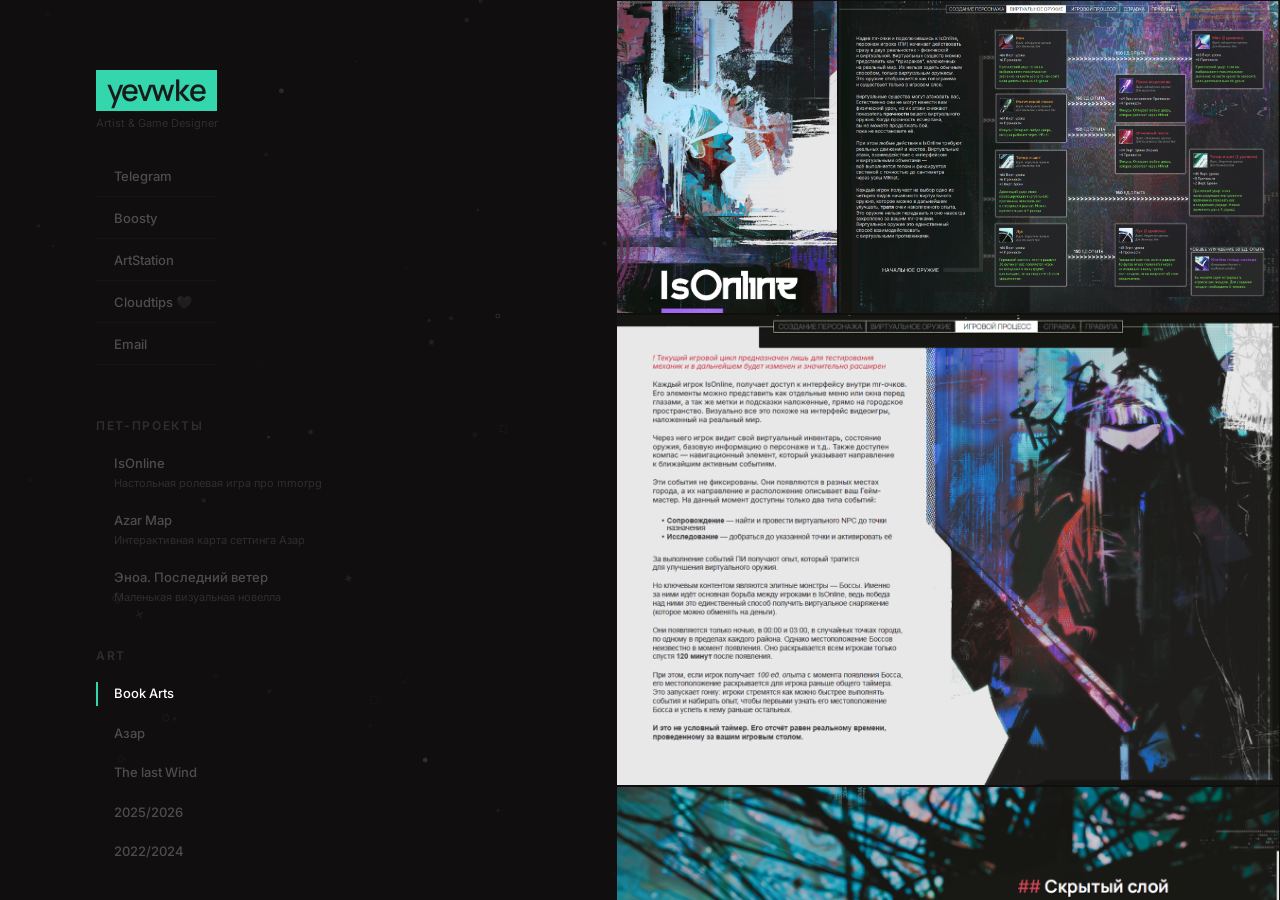
<file: projects/book-arts/index.html>
<!DOCTYPE html> <html lang="ru"> <head> <meta charset="UTF-8"> <meta name="viewport" content="width=device-width, initial-scale=1.0"> <meta name="robots" content="index, follow"> <meta name="description" content="Галерея работ yevwke: Book Arts"> <meta name="theme-color" content="#110e0f"> <title>Book Arts — yevwke</title> <link rel="icon" type="image/png" href="/image/icon.png"> <link rel="canonical" href="https://yevwke.github.io/projects/book-arts/"> <meta property="og:type" content="article"> <meta property="og:site_name" content="yevwke"> <meta property="og:locale" content="ru_RU"> <meta property="og:title" content="Book Arts — yevwke"> <meta property="og:description" content="Галерея работ yevwke: Book Arts"> <meta property="og:url" content="https://yevwke.github.io/projects/book-arts/"> <meta property="og:image" content="https://yevwke.github.io/image/arts/books/cover.png"> <meta property="og:image:alt" content="Book Arts"> <meta name="twitter:card" content="summary_large_image"> <meta name="twitter:title" content="Book Arts — yevwke"> <meta name="twitter:description" content="Галерея работ yevwke: Book Arts"> <meta name="twitter:image" content="https://yevwke.github.io/image/arts/books/cover.png"> <link rel="preload" href="/fonts/Inter-VariableFont_opsz%2Cwght.woff2" as="font" type="font/woff2" crossorigin> <link rel="preload" href="/fonts/Manrope-VariableFont_wght.woff2" as="font" type="font/woff2" crossorigin> <link rel="stylesheet" href="/general.css"> <link rel="stylesheet" href="/css/background.css"> <link rel="stylesheet" href="/css/projects.css"> <link rel="stylesheet" href="/css/panel.css"> <link rel="stylesheet" href="/css/gallery.css"> <link rel="stylesheet" href="/css/gallery-lightbox.css"> <link rel="stylesheet" href="/css/static.css"> <style>@font-face{font-family:"SiteText";src:url("/fonts/Inter-VariableFont_opsz%2Cwght.woff2") format("woff2");font-weight:100 900;font-style:normal;font-display:swap}@font-face{font-family:"SiteLogo";src:url("/fonts/Manrope-VariableFont_wght.woff2") format("woff2");font-weight:100 900;font-style:normal;font-display:swap}@font-face{font-family:"SiteProjects";src:url("/fonts/Inter-VariableFont_opsz%2Cwght.woff2") format("woff2");font-weight:100 900;font-style:normal;font-display:swap}</style> <script defer src="/scripts/panel-gallery.js"></script> <script defer src="/scripts/gallery-lightbox.js"></script> <script defer src="/scripts/background.js"></script> <script defer src="/general.js"></script> <script type="application/ld+json">{"@context":"https://schema.org","@type":"ImageGallery","name":"Book Arts","description":"Галерея работ yevwke: Book Arts","url":"https://yevwke.github.io/projects/book-arts/","image":["https://yevwke.github.io/image/arts/books/cover.png","https://yevwke.github.io/image/arts/books/2.png","https://yevwke.github.io/image/arts/books/4.png","https://yevwke.github.io/image/arts/books/3.png","https://yevwke.github.io/image/arts/books/photo_2026-02-10_09-14-05.jpg","https://yevwke.github.io/image/arts/books/%D0%9A%D1%80%D1%83%D0%B3%20%D1%81%D0%BE%D0%BB%D0%BE-%D0%B8%D0%B3%D1%80%D0%B0-1.webp","https://yevwke.github.io/image/arts/books/%D0%90%D0%B7%D0%B0%D1%80%20%D0%BE%D1%85%D0%BE%D1%82%D0%B0%20%D0%BD%D0%B0%20%D0%B7%D0%B5%D0%BC%D0%BB%D1%8F%D0%BD%D0%BE%D0%B3%D0%BE%20%D0%B7%D0%B2%D0%B5%D1%80%D1%8F%20yevwke.webp","https://yevwke.github.io/image/arts/books/%D0%90%D0%B7%D0%B0%D1%80%20%D0%BE%D1%85%D0%BE%D1%82%D0%B0%20%D0%BD%D0%B0%20%D0%B7%D0%B5%D0%BC%D0%BB%D1%8F%D0%BD%D0%BE%D0%B3%D0%BE%20%D0%B7%D0%B2%D0%B5%D1%80%D1%8F%20yevwke3.webp","https://yevwke.github.io/image/arts/books/%D0%90%D0%B7%D0%B0%D1%80%20%D0%BE%D1%85%D0%BE%D1%82%D0%B0%20%D0%BD%D0%B0%20%D0%B7%D0%B5%D0%BC%D0%BB%D1%8F%D0%BD%D0%BE%D0%B3%D0%BE%20%D0%B7%D0%B2%D0%B5%D1%80%D1%8F%20yevwke2.webp","https://yevwke.github.io/image/arts/books/yevwke-azar-ttrpg.jpg","https://yevwke.github.io/image/arts/books/yevwke-.jpg","https://yevwke.github.io/image/arts/books/photo_2025-09-02_23-37-18.jpg","https://yevwke.github.io/image/arts/books/photo_2025-09-02_23-37-17.jpg","https://yevwke.github.io/image/arts/books/photo_2025-09-02_23-37-19.jpg"],"author":{"@type":"Person","name":"yevwke","url":"https://yevwke.github.io/"}}</script> </head> <body class="is-panel-open is-sidebar-dimmed" data-page="project" data-project-id="book-arts"> <main class="page"> <div class="sidebar"> <header class="header"> <div class="identity"> <a class="logo" href="/">yevwke</a> <p class="site-description">Artist &amp; Game Designer</p> </div> <nav class="socials" aria-label="Социальные сети"> <ul> <li><a href="https://t.me/yevwke/" target="_blank" rel="noopener noreferrer"><span>Telegram</span></a></li><li><a href="https://boosty.to/yevwke/" target="_blank" rel="noopener noreferrer"><span>Boosty</span></a></li><li><a href="https://artstation.com/yevwke/" target="_blank" rel="noopener noreferrer"><span>ArtStation</span></a></li><li><a href="https://pay.cloudtips.ru/p/3e15fb74/" target="_blank" rel="noopener noreferrer"><span>Cloudtips 🖤</span></a></li><li><a id="email-link" class="email-link" data-email-user="yevwke" data-email-domain="gmail.com"><span>Email</span></a></li> </ul> </nav> </header> <section class="projects-section"> <div id="projects-groups" data-prerendered="true"> <div class="project-group"><h2 class="project-group-title">пет-Проекты</h2><ul class="projects-list"><li class="project-item"><a class="project-link" href="/projects/iso/" data-id="iso" data-type="text"><span class="project-text"><span class="project-title">IsOnline</span><span class="project-description">Настольная ролевая игра про mmorpg</span></span></a></li><li class="project-item"><a class="project-link" href="https://yevwke.github.io/AzarMap" target="_blank" rel="noopener noreferrer"><span class="project-text"><span class="project-title">Azar Map</span><span class="project-description">Интерактивная карта сеттинга Азар</span></span></a></li><li class="project-item"><a class="project-link" href="/projects/enoatlw/" data-id="enoatlw" data-type="text"><span class="project-text"><span class="project-title">Эноа. Последний ветер</span><span class="project-description">Маленькая визуальная новелла</span></span></a></li></ul></div><div class="project-group"><h2 class="project-group-title">ART</h2><ul class="projects-list"><li class="project-item is-current"><a class="project-link is-active" href="/projects/book-arts/" data-id="book-arts" data-type="gallery" aria-current="page"><span class="project-text"><span class="project-title">Book Arts</span></span></a></li><li class="project-item"><a class="project-link" href="/projects/azar/" data-id="azar" data-type="gallery"><span class="project-text"><span class="project-title">Азар</span></span></a></li><li class="project-item"><a class="project-link" href="/projects/the-last-wind/" data-id="the-last-wind" data-type="gallery"><span class="project-text"><span class="project-title">The last Wind</span></span></a></li><li class="project-item"><a class="project-link" href="/projects/2025-2026/" data-id="2025-2026" data-type="gallery"><span class="project-text"><span class="project-title">2025/2026</span></span></a></li><li class="project-item"><a class="project-link" href="/projects/2022-2024/" data-id="2022-2024" data-type="gallery"><span class="project-text"><span class="project-title">2022/2024</span></span></a></li></ul></div> </div> </section> </div> <div class="content"> <section id="content-panel" class="content-panel is-open" tabindex="-1" aria-label="Book Arts"> <a id="panel-close" class="panel-close" href="/" aria-label="Закрыть"> <svg class="panel-close-icon" viewBox="0 0 16 16" aria-hidden="true" focusable="false"> <g fill="none" stroke="currentColor" stroke-width="1.5" stroke-miterlimit="10" stroke-linecap="butt"> <line x1="1.4" y1="1.4" x2="14.4" y2="14.4"/> <line x1="1.4" y1="14.4" x2="14.4" y2="1.4"/> </g> </svg> </a> <div id="panel-body" class="panel-body panel-body--gallery"> <h1 class="visually-hidden">Book Arts</h1> <div class="gallery-panel gallery-panel--static" data-rows="3,2,1,3,2,3"> <figure class="gallery-item" data-type="image" data-ratio="0.7043426531826293" data-has-ratio="true"> <img class="gallery-image" src="/image/arts/books/cover.png" alt="" loading="eager" decoding="async" fetchpriority="high" width="1184" height="1681"> </figure> <figure class="gallery-item" data-type="image" data-ratio="1.4102822580645162" data-has-ratio="true"> <img class="gallery-image" src="/image/arts/books/2.png" alt="" loading="lazy" decoding="async" fetchpriority="low" width="1399" height="992"> </figure> <figure class="gallery-item" data-type="image" data-ratio="1.4102822580645162" data-has-ratio="true"> <img class="gallery-image" src="/image/arts/books/4.png" alt="" loading="lazy" decoding="async" fetchpriority="low" width="1399" height="992"> </figure> <figure class="gallery-item" data-type="image" data-ratio="1.4102822580645162" data-has-ratio="true"> <img class="gallery-image" src="/image/arts/books/3.png" alt="" loading="lazy" decoding="async" fetchpriority="low" width="1399" height="992"> </figure> <figure class="gallery-item" data-type="image" data-ratio="0.69921875" data-has-ratio="true"> <img class="gallery-image" src="/image/arts/books/photo_2026-02-10_09-14-05.jpg" alt="" loading="lazy" decoding="async" fetchpriority="low" width="895" height="1280"> </figure> <figure class="gallery-item" data-type="image" data-ratio="2.0004032258064517" data-has-ratio="true"> <img class="gallery-image" src="/image/arts/books/%D0%9A%D1%80%D1%83%D0%B3%20%D1%81%D0%BE%D0%BB%D0%BE-%D0%B8%D0%B3%D1%80%D0%B0-1.webp" alt="" loading="lazy" decoding="async" fetchpriority="low" width="4961" height="2480"> </figure> <figure class="gallery-item" data-type="image" data-ratio="0.7048387096774194" data-has-ratio="true"> <img class="gallery-image" src="/image/arts/books/%D0%90%D0%B7%D0%B0%D1%80%20%D0%BE%D1%85%D0%BE%D1%82%D0%B0%20%D0%BD%D0%B0%20%D0%B7%D0%B5%D0%BC%D0%BB%D1%8F%D0%BD%D0%BE%D0%B3%D0%BE%20%D0%B7%D0%B2%D0%B5%D1%80%D1%8F%20yevwke.webp" alt="" loading="lazy" decoding="async" fetchpriority="low" width="1748" height="2480"> </figure> <figure class="gallery-item" data-type="image" data-ratio="1.4096774193548387" data-has-ratio="true"> <img class="gallery-image" src="/image/arts/books/%D0%90%D0%B7%D0%B0%D1%80%20%D0%BE%D1%85%D0%BE%D1%82%D0%B0%20%D0%BD%D0%B0%20%D0%B7%D0%B5%D0%BC%D0%BB%D1%8F%D0%BD%D0%BE%D0%B3%D0%BE%20%D0%B7%D0%B2%D0%B5%D1%80%D1%8F%20yevwke3.webp" alt="" loading="lazy" decoding="async" fetchpriority="low" width="3496" height="2480"> </figure> <figure class="gallery-item" data-type="image" data-ratio="1.4096774193548387" data-has-ratio="true"> <img class="gallery-image" src="/image/arts/books/%D0%90%D0%B7%D0%B0%D1%80%20%D0%BE%D1%85%D0%BE%D1%82%D0%B0%20%D0%BD%D0%B0%20%D0%B7%D0%B5%D0%BC%D0%BB%D1%8F%D0%BD%D0%BE%D0%B3%D0%BE%20%D0%B7%D0%B2%D0%B5%D1%80%D1%8F%20yevwke2.webp" alt="" loading="lazy" decoding="async" fetchpriority="low" width="3496" height="2480"> </figure> <figure class="gallery-item" data-type="image" data-ratio="1.4287037037037038" data-has-ratio="true"> <img class="gallery-image" src="/image/arts/books/yevwke-azar-ttrpg.jpg" alt="" loading="lazy" decoding="async" fetchpriority="low" width="1543" height="1080"> </figure> <figure class="gallery-item" data-type="image" data-ratio="1.4287037037037038" data-has-ratio="true"> <img class="gallery-image" src="/image/arts/books/yevwke-.jpg" alt="" loading="lazy" decoding="async" fetchpriority="low" width="1543" height="1080"> </figure> <figure class="gallery-item" data-type="image" data-ratio="0.7046875" data-has-ratio="true"> <img class="gallery-image" src="/image/arts/books/photo_2025-09-02_23-37-18.jpg" alt="" loading="lazy" decoding="async" fetchpriority="low" width="902" height="1280"> </figure> <figure class="gallery-item" data-type="image" data-ratio="0.7046875" data-has-ratio="true"> <img class="gallery-image" src="/image/arts/books/photo_2025-09-02_23-37-17.jpg" alt="" loading="lazy" decoding="async" fetchpriority="low" width="902" height="1280"> </figure> <figure class="gallery-item" data-type="image" data-ratio="0.7046875" data-has-ratio="true"> <img class="gallery-image" src="/image/arts/books/photo_2025-09-02_23-37-19.jpg" alt="" loading="lazy" decoding="async" fetchpriority="low" width="902" height="1280"> </figure> </div> </div> </section> </div> </main> </body> </html>
</file>
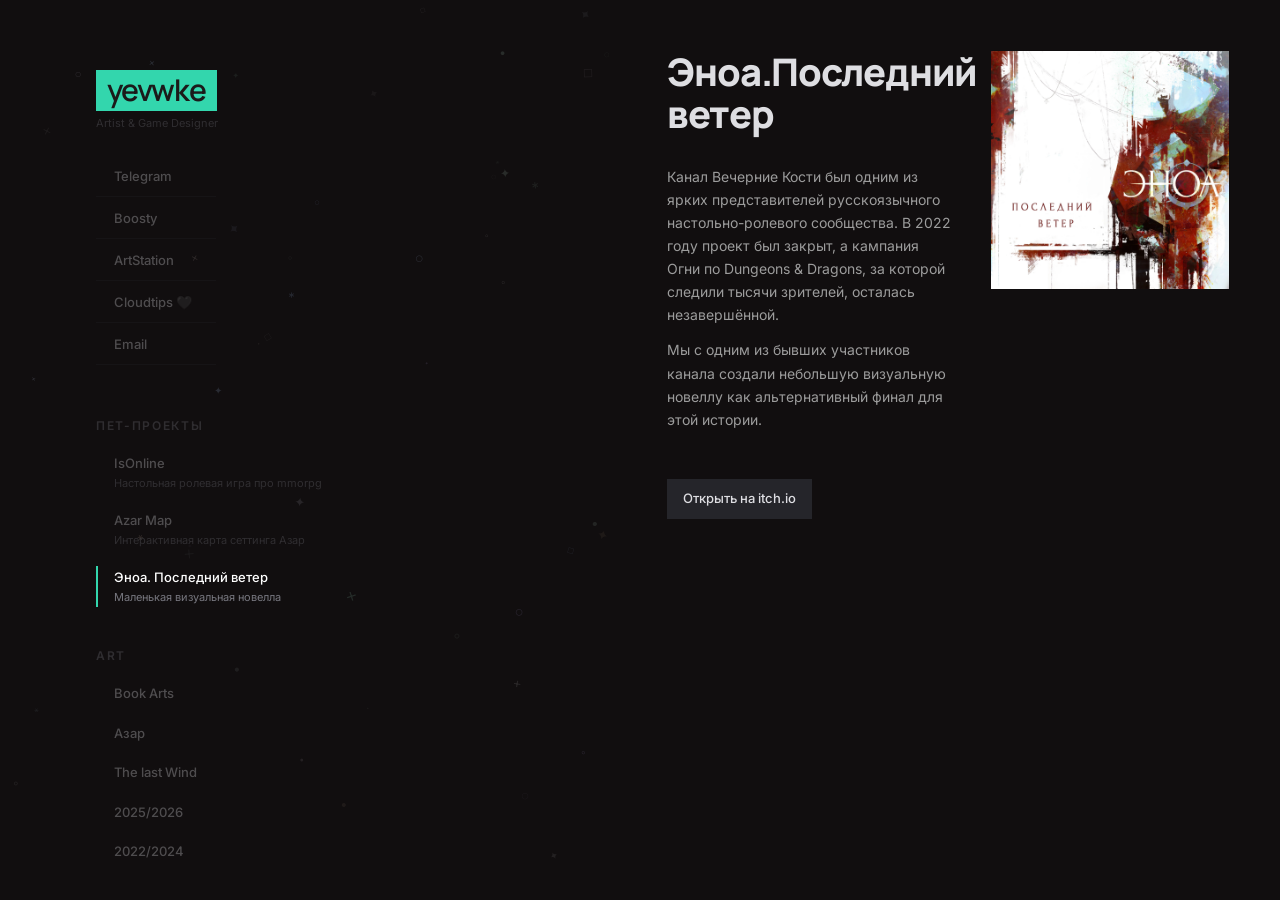
<file: projects/enoatlw/index.html>
<!DOCTYPE html> <html lang="ru"> <head> <meta charset="UTF-8"> <meta name="viewport" content="width=device-width, initial-scale=1.0"> <meta name="robots" content="index, follow"> <meta name="description" content="Маленькая визуальная новелла"> <meta name="theme-color" content="#110e0f"> <title>Эноа. Последний ветер — yevwke</title> <link rel="icon" type="image/png" href="/image/icon.png"> <link rel="canonical" href="https://yevwke.github.io/projects/enoatlw/"> <meta property="og:type" content="article"> <meta property="og:site_name" content="yevwke"> <meta property="og:locale" content="ru_RU"> <meta property="og:title" content="Эноа. Последний ветер — yevwke"> <meta property="og:description" content="Маленькая визуальная новелла"> <meta property="og:url" content="https://yevwke.github.io/projects/enoatlw/"> <meta property="og:image" content="https://yevwke.github.io/image/arts/The%20last%20wind/%D0%AD%D0%BD%D0%BE%D0%B0.%20%D0%9F%D0%BE%D1%81%D0%BB%D0%B5%D0%B4%D0%BD%D0%B8%D0%B9%20%D0%B2%D0%B5%D1%82%D0%B5%D1%80.webp"> <meta property="og:image:alt" content="Обложка Эноа Последний ветер"> <meta name="twitter:card" content="summary_large_image"> <meta name="twitter:title" content="Эноа. Последний ветер — yevwke"> <meta name="twitter:description" content="Маленькая визуальная новелла"> <meta name="twitter:image" content="https://yevwke.github.io/image/arts/The%20last%20wind/%D0%AD%D0%BD%D0%BE%D0%B0.%20%D0%9F%D0%BE%D1%81%D0%BB%D0%B5%D0%B4%D0%BD%D0%B8%D0%B9%20%D0%B2%D0%B5%D1%82%D0%B5%D1%80.webp"> <link rel="preload" href="/fonts/Inter-VariableFont_opsz%2Cwght.woff2" as="font" type="font/woff2" crossorigin> <link rel="preload" href="/fonts/Manrope-VariableFont_wght.woff2" as="font" type="font/woff2" crossorigin> <link rel="stylesheet" href="/general.css"> <link rel="stylesheet" href="/css/background.css"> <link rel="stylesheet" href="/css/projects.css"> <link rel="stylesheet" href="/css/panel.css"> <link rel="stylesheet" href="/css/text.css"> <style>@font-face{font-family:"SiteText";src:url("/fonts/Inter-VariableFont_opsz%2Cwght.woff2") format("woff2");font-weight:100 900;font-style:normal;font-display:swap}@font-face{font-family:"SiteLogo";src:url("/fonts/Manrope-VariableFont_wght.woff2") format("woff2");font-weight:100 900;font-style:normal;font-display:swap}@font-face{font-family:"SiteProjects";src:url("/fonts/Inter-VariableFont_opsz%2Cwght.woff2") format("woff2");font-weight:100 900;font-style:normal;font-display:swap}</style> <script defer src="/scripts/background.js"></script> <script defer src="/general.js"></script> <script type="application/ld+json">{"@context":"https://schema.org","@type":"CreativeWork","name":"Эноа.Последний ветер","headline":"Эноа. Последний ветер","description":"Маленькая визуальная новелла","url":"https://yevwke.github.io/projects/enoatlw/","image":"https://yevwke.github.io/image/arts/The%20last%20wind/%D0%AD%D0%BD%D0%BE%D0%B0.%20%D0%9F%D0%BE%D1%81%D0%BB%D0%B5%D0%B4%D0%BD%D0%B8%D0%B9%20%D0%B2%D0%B5%D1%82%D0%B5%D1%80.webp","author":{"@type":"Person","name":"yevwke","url":"https://yevwke.github.io/"}}</script> </head> <body class="is-panel-open is-sidebar-dimmed" data-page="project" data-project-id="enoatlw"> <main class="page"> <div class="sidebar"> <header class="header"> <div class="identity"> <a class="logo" href="/">yevwke</a> <p class="site-description">Artist &amp; Game Designer</p> </div> <nav class="socials" aria-label="Социальные сети"> <ul> <li><a href="https://t.me/yevwke/" target="_blank" rel="noopener noreferrer"><span>Telegram</span></a></li><li><a href="https://boosty.to/yevwke/" target="_blank" rel="noopener noreferrer"><span>Boosty</span></a></li><li><a href="https://artstation.com/yevwke/" target="_blank" rel="noopener noreferrer"><span>ArtStation</span></a></li><li><a href="https://pay.cloudtips.ru/p/3e15fb74/" target="_blank" rel="noopener noreferrer"><span>Cloudtips 🖤</span></a></li><li><a id="email-link" class="email-link" data-email-user="yevwke" data-email-domain="gmail.com"><span>Email</span></a></li> </ul> </nav> </header> <section class="projects-section"> <div id="projects-groups" data-prerendered="true"> <div class="project-group"><h2 class="project-group-title">пет-Проекты</h2><ul class="projects-list"><li class="project-item"><a class="project-link" href="/projects/iso/" data-id="iso" data-type="text"><span class="project-text"><span class="project-title">IsOnline</span><span class="project-description">Настольная ролевая игра про mmorpg</span></span></a></li><li class="project-item"><a class="project-link" href="https://yevwke.github.io/AzarMap" target="_blank" rel="noopener noreferrer"><span class="project-text"><span class="project-title">Azar Map</span><span class="project-description">Интерактивная карта сеттинга Азар</span></span></a></li><li class="project-item is-current"><a class="project-link is-active" href="/projects/enoatlw/" data-id="enoatlw" data-type="text" aria-current="page"><span class="project-text"><span class="project-title">Эноа. Последний ветер</span><span class="project-description">Маленькая визуальная новелла</span></span></a></li></ul></div><div class="project-group"><h2 class="project-group-title">ART</h2><ul class="projects-list"><li class="project-item"><a class="project-link" href="/projects/book-arts/" data-id="book-arts" data-type="gallery"><span class="project-text"><span class="project-title">Book Arts</span></span></a></li><li class="project-item"><a class="project-link" href="/projects/azar/" data-id="azar" data-type="gallery"><span class="project-text"><span class="project-title">Азар</span></span></a></li><li class="project-item"><a class="project-link" href="/projects/the-last-wind/" data-id="the-last-wind" data-type="gallery"><span class="project-text"><span class="project-title">The last Wind</span></span></a></li><li class="project-item"><a class="project-link" href="/projects/2025-2026/" data-id="2025-2026" data-type="gallery"><span class="project-text"><span class="project-title">2025/2026</span></span></a></li><li class="project-item"><a class="project-link" href="/projects/2022-2024/" data-id="2022-2024" data-type="gallery"><span class="project-text"><span class="project-title">2022/2024</span></span></a></li></ul></div> </div> </section> </div> <div class="content"> <section id="content-panel" class="content-panel is-open" tabindex="-1" aria-label="Эноа. Последний ветер"> <a id="panel-close" class="panel-close" href="/" aria-label="Закрыть"> <svg class="panel-close-icon" viewBox="0 0 16 16" aria-hidden="true" focusable="false"> <g fill="none" stroke="currentColor" stroke-width="1.5" stroke-miterlimit="10" stroke-linecap="butt"> <line x1="1.4" y1="1.4" x2="14.4" y2="14.4"/> <line x1="1.4" y1="14.4" x2="14.4" y2="1.4"/> </g> </svg> </a> <div id="panel-body" class="panel-body panel-body--text"> <div class="text-panel"> <figure class="text-panel-media"><img class="text-panel-image" src="/image/arts/The%20last%20wind/%D0%AD%D0%BD%D0%BE%D0%B0.%20%D0%9F%D0%BE%D1%81%D0%BB%D0%B5%D0%B4%D0%BD%D0%B8%D0%B9%20%D0%B2%D0%B5%D1%82%D0%B5%D1%80.webp" alt="Обложка Эноа Последний ветер" loading="eager" decoding="async" fetchpriority="high" width="2160" height="2160"></figure> <div class="text-panel-content"> <h1 class="text-panel-title">Эноа.Последний ветер</h1> <div class="text-panel-text"><p style="--reveal-index:0">Канал Вечерние Кости был одним из ярких представителей русскоязычного настольно-ролевого сообщества. В 2022 году проект был закрыт, а кампания Огни по Dungeons &amp; Dragons, за которой следили тысячи зрителей, осталась незавершённой.</p><p style="--reveal-index:1">Мы с одним из бывших участников канала создали небольшую визуальную новеллу как альтернативный финал для этой истории.</p></div> <div class="text-panel-actions"><a class="panel-button" href="https://yevwke.itch.io/enoa-tlw/" target="_blank" rel="noopener noreferrer">Открыть на itch.io</a></div> </div> </div> </div> </section> </div> </main> </body> </html>
</file>
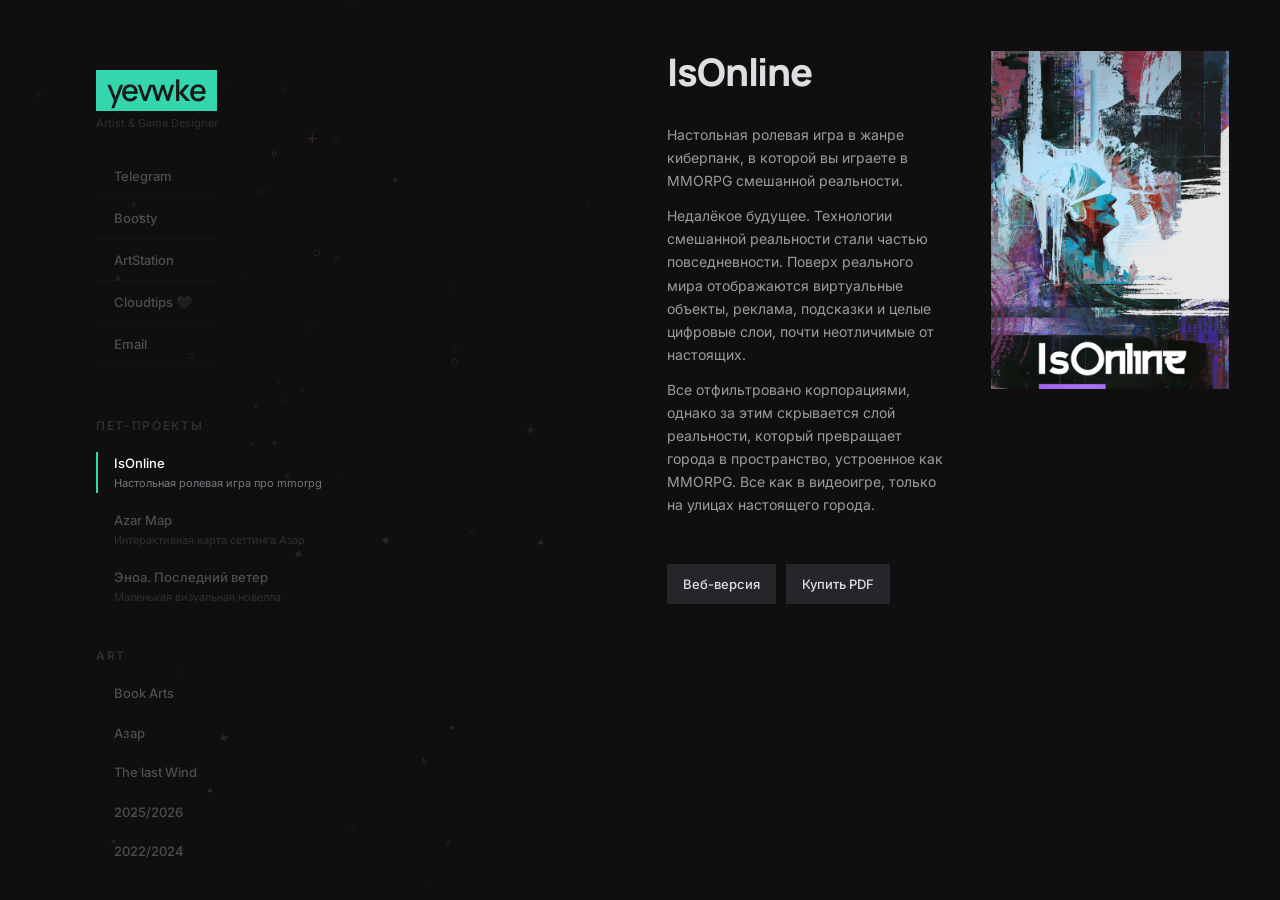
<file: projects/iso/index.html>
<!DOCTYPE html> <html lang="ru"> <head> <meta charset="UTF-8"> <meta name="viewport" content="width=device-width, initial-scale=1.0"> <meta name="robots" content="index, follow"> <meta name="description" content="Настольная ролевая игра про mmorpg"> <meta name="theme-color" content="#110e0f"> <title>IsOnline — yevwke</title> <link rel="icon" type="image/png" href="/image/icon.png"> <link rel="canonical" href="https://yevwke.github.io/projects/iso/"> <meta property="og:type" content="article"> <meta property="og:site_name" content="yevwke"> <meta property="og:locale" content="ru_RU"> <meta property="og:title" content="IsOnline — yevwke"> <meta property="og:description" content="Настольная ролевая игра про mmorpg"> <meta property="og:url" content="https://yevwke.github.io/projects/iso/"> <meta property="og:image" content="https://yevwke.github.io/image/arts/books/cover.png"> <meta property="og:image:alt" content="Обложка IsOnline"> <meta name="twitter:card" content="summary_large_image"> <meta name="twitter:title" content="IsOnline — yevwke"> <meta name="twitter:description" content="Настольная ролевая игра про mmorpg"> <meta name="twitter:image" content="https://yevwke.github.io/image/arts/books/cover.png"> <link rel="preload" href="/fonts/Inter-VariableFont_opsz%2Cwght.woff2" as="font" type="font/woff2" crossorigin> <link rel="preload" href="/fonts/Manrope-VariableFont_wght.woff2" as="font" type="font/woff2" crossorigin> <link rel="stylesheet" href="/general.css"> <link rel="stylesheet" href="/css/background.css"> <link rel="stylesheet" href="/css/projects.css"> <link rel="stylesheet" href="/css/panel.css"> <link rel="stylesheet" href="/css/text.css"> <style>@font-face{font-family:"SiteText";src:url("/fonts/Inter-VariableFont_opsz%2Cwght.woff2") format("woff2");font-weight:100 900;font-style:normal;font-display:swap}@font-face{font-family:"SiteLogo";src:url("/fonts/Manrope-VariableFont_wght.woff2") format("woff2");font-weight:100 900;font-style:normal;font-display:swap}@font-face{font-family:"SiteProjects";src:url("/fonts/Inter-VariableFont_opsz%2Cwght.woff2") format("woff2");font-weight:100 900;font-style:normal;font-display:swap}</style> <script defer src="/scripts/background.js"></script> <script defer src="/general.js"></script> <script type="application/ld+json">{"@context":"https://schema.org","@type":"CreativeWork","name":"IsOnline","headline":"IsOnline","description":"Настольная ролевая игра про mmorpg","url":"https://yevwke.github.io/projects/iso/","image":"https://yevwke.github.io/image/arts/books/cover.png","author":{"@type":"Person","name":"yevwke","url":"https://yevwke.github.io/"}}</script> </head> <body class="is-panel-open is-sidebar-dimmed" data-page="project" data-project-id="iso"> <main class="page"> <div class="sidebar"> <header class="header"> <div class="identity"> <a class="logo" href="/">yevwke</a> <p class="site-description">Artist &amp; Game Designer</p> </div> <nav class="socials" aria-label="Социальные сети"> <ul> <li><a href="https://t.me/yevwke/" target="_blank" rel="noopener noreferrer"><span>Telegram</span></a></li><li><a href="https://boosty.to/yevwke/" target="_blank" rel="noopener noreferrer"><span>Boosty</span></a></li><li><a href="https://artstation.com/yevwke/" target="_blank" rel="noopener noreferrer"><span>ArtStation</span></a></li><li><a href="https://pay.cloudtips.ru/p/3e15fb74/" target="_blank" rel="noopener noreferrer"><span>Cloudtips 🖤</span></a></li><li><a id="email-link" class="email-link" data-email-user="yevwke" data-email-domain="gmail.com"><span>Email</span></a></li> </ul> </nav> </header> <section class="projects-section"> <div id="projects-groups" data-prerendered="true"> <div class="project-group"><h2 class="project-group-title">пет-Проекты</h2><ul class="projects-list"><li class="project-item is-current"><a class="project-link is-active" href="/projects/iso/" data-id="iso" data-type="text" aria-current="page"><span class="project-text"><span class="project-title">IsOnline</span><span class="project-description">Настольная ролевая игра про mmorpg</span></span></a></li><li class="project-item"><a class="project-link" href="https://yevwke.github.io/AzarMap" target="_blank" rel="noopener noreferrer"><span class="project-text"><span class="project-title">Azar Map</span><span class="project-description">Интерактивная карта сеттинга Азар</span></span></a></li><li class="project-item"><a class="project-link" href="/projects/enoatlw/" data-id="enoatlw" data-type="text"><span class="project-text"><span class="project-title">Эноа. Последний ветер</span><span class="project-description">Маленькая визуальная новелла</span></span></a></li></ul></div><div class="project-group"><h2 class="project-group-title">ART</h2><ul class="projects-list"><li class="project-item"><a class="project-link" href="/projects/book-arts/" data-id="book-arts" data-type="gallery"><span class="project-text"><span class="project-title">Book Arts</span></span></a></li><li class="project-item"><a class="project-link" href="/projects/azar/" data-id="azar" data-type="gallery"><span class="project-text"><span class="project-title">Азар</span></span></a></li><li class="project-item"><a class="project-link" href="/projects/the-last-wind/" data-id="the-last-wind" data-type="gallery"><span class="project-text"><span class="project-title">The last Wind</span></span></a></li><li class="project-item"><a class="project-link" href="/projects/2025-2026/" data-id="2025-2026" data-type="gallery"><span class="project-text"><span class="project-title">2025/2026</span></span></a></li><li class="project-item"><a class="project-link" href="/projects/2022-2024/" data-id="2022-2024" data-type="gallery"><span class="project-text"><span class="project-title">2022/2024</span></span></a></li></ul></div> </div> </section> </div> <div class="content"> <section id="content-panel" class="content-panel is-open" tabindex="-1" aria-label="IsOnline"> <a id="panel-close" class="panel-close" href="/" aria-label="Закрыть"> <svg class="panel-close-icon" viewBox="0 0 16 16" aria-hidden="true" focusable="false"> <g fill="none" stroke="currentColor" stroke-width="1.5" stroke-miterlimit="10" stroke-linecap="butt"> <line x1="1.4" y1="1.4" x2="14.4" y2="14.4"/> <line x1="1.4" y1="14.4" x2="14.4" y2="1.4"/> </g> </svg> </a> <div id="panel-body" class="panel-body panel-body--text"> <div class="text-panel"> <figure class="text-panel-media"><img class="text-panel-image" src="/image/arts/books/cover.png" alt="Обложка IsOnline" loading="eager" decoding="async" fetchpriority="high" width="1184" height="1681"></figure> <div class="text-panel-content"> <h1 class="text-panel-title">IsOnline</h1> <div class="text-panel-text"><p style="--reveal-index:0">Настольная ролевая игра в жанре киберпанк, в которой вы играете в MMORPG смешанной реальности.</p><p style="--reveal-index:1">Недалёкое будущее. Технологии смешанной реальности стали частью повседневности. Поверх реального мира отображаются виртуальные объекты, реклама, подсказки и целые цифровые слои, почти неотличимые от настоящих.</p><p style="--reveal-index:2">Все отфильтровано корпорациями, однако за этим скрывается слой реальности, который превращает города в пространство, устроенное как MMORPG. Все как в видеоигре, только на улицах настоящего города.</p></div> <div class="text-panel-actions"><a class="panel-button" href="https://yevwke.github.io/isonline/">Веб-версия</a><a class="panel-button" href="https://rpgbook.ru/isonline" target="_blank" rel="noopener noreferrer">Купить PDF</a></div> </div> </div> </div> </section> </div> </main> </body> </html>
</file>
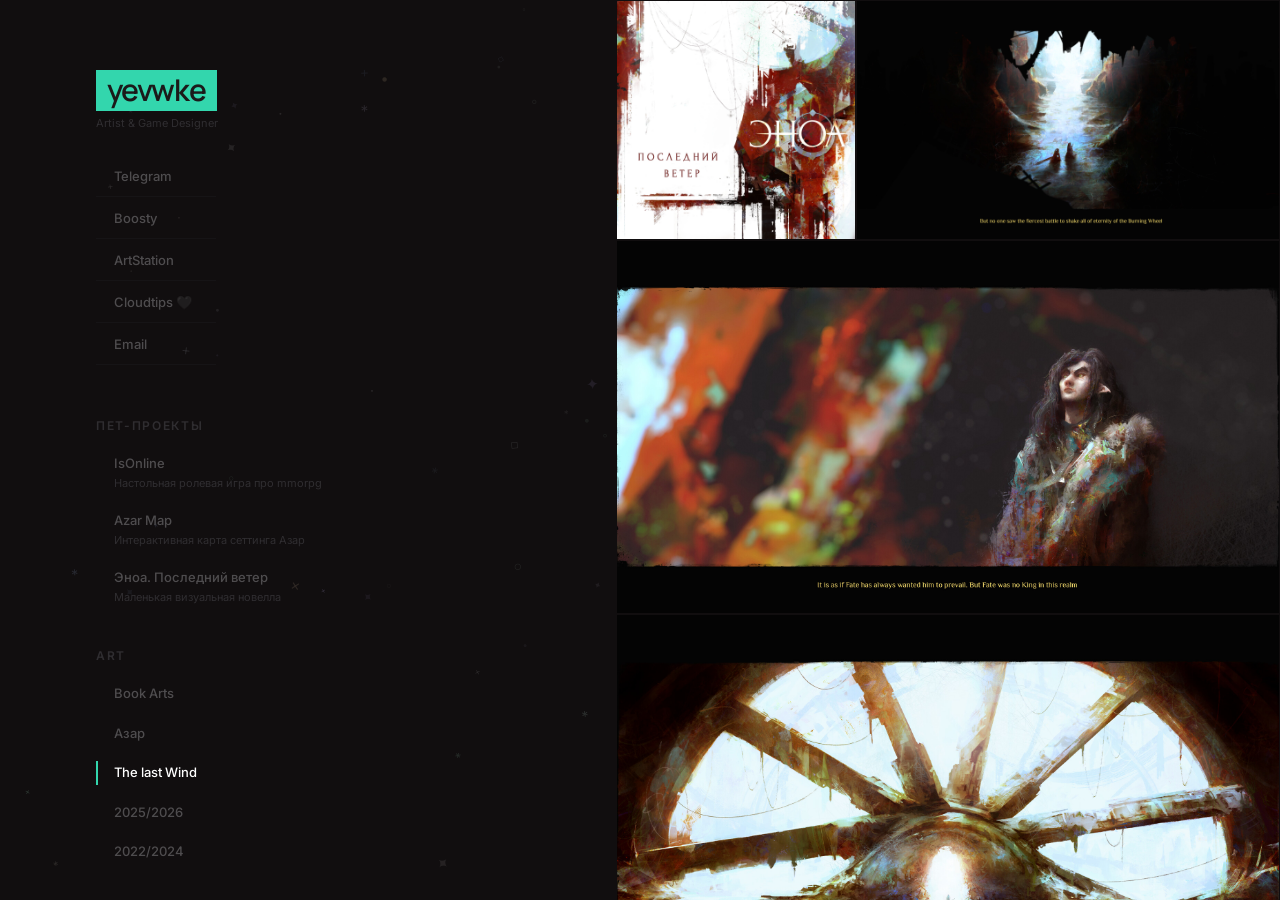
<file: projects/the-last-wind/index.html>
<!DOCTYPE html> <html lang="ru"> <head> <meta charset="UTF-8"> <meta name="viewport" content="width=device-width, initial-scale=1.0"> <meta name="robots" content="index, follow"> <meta name="description" content="Галерея работ yevwke: The last Wind"> <meta name="theme-color" content="#110e0f"> <title>The last Wind — yevwke</title> <link rel="icon" type="image/png" href="/image/icon.png"> <link rel="canonical" href="https://yevwke.github.io/projects/the-last-wind/"> <meta property="og:type" content="article"> <meta property="og:site_name" content="yevwke"> <meta property="og:locale" content="ru_RU"> <meta property="og:title" content="The last Wind — yevwke"> <meta property="og:description" content="Галерея работ yevwke: The last Wind"> <meta property="og:url" content="https://yevwke.github.io/projects/the-last-wind/"> <meta property="og:image" content="https://yevwke.github.io/image/arts/The%20last%20wind/%D0%AD%D0%BD%D0%BE%D0%B0.%20%D0%9F%D0%BE%D1%81%D0%BB%D0%B5%D0%B4%D0%BD%D0%B8%D0%B9%20%D0%B2%D0%B5%D1%82%D0%B5%D1%80.webp"> <meta property="og:image:alt" content="The last Wind"> <meta name="twitter:card" content="summary_large_image"> <meta name="twitter:title" content="The last Wind — yevwke"> <meta name="twitter:description" content="Галерея работ yevwke: The last Wind"> <meta name="twitter:image" content="https://yevwke.github.io/image/arts/The%20last%20wind/%D0%AD%D0%BD%D0%BE%D0%B0.%20%D0%9F%D0%BE%D1%81%D0%BB%D0%B5%D0%B4%D0%BD%D0%B8%D0%B9%20%D0%B2%D0%B5%D1%82%D0%B5%D1%80.webp"> <link rel="preload" href="/fonts/Inter-VariableFont_opsz%2Cwght.woff2" as="font" type="font/woff2" crossorigin> <link rel="preload" href="/fonts/Manrope-VariableFont_wght.woff2" as="font" type="font/woff2" crossorigin> <link rel="stylesheet" href="/general.css"> <link rel="stylesheet" href="/css/background.css"> <link rel="stylesheet" href="/css/projects.css"> <link rel="stylesheet" href="/css/panel.css"> <link rel="stylesheet" href="/css/gallery.css"> <link rel="stylesheet" href="/css/gallery-lightbox.css"> <link rel="stylesheet" href="/css/static.css"> <style>@font-face{font-family:"SiteText";src:url("/fonts/Inter-VariableFont_opsz%2Cwght.woff2") format("woff2");font-weight:100 900;font-style:normal;font-display:swap}@font-face{font-family:"SiteLogo";src:url("/fonts/Manrope-VariableFont_wght.woff2") format("woff2");font-weight:100 900;font-style:normal;font-display:swap}@font-face{font-family:"SiteProjects";src:url("/fonts/Inter-VariableFont_opsz%2Cwght.woff2") format("woff2");font-weight:100 900;font-style:normal;font-display:swap}</style> <script defer src="/scripts/panel-gallery.js"></script> <script defer src="/scripts/gallery-lightbox.js"></script> <script defer src="/scripts/background.js"></script> <script defer src="/general.js"></script> <script type="application/ld+json">{"@context":"https://schema.org","@type":"ImageGallery","name":"The last Wind","description":"Галерея работ yevwke: The last Wind","url":"https://yevwke.github.io/projects/the-last-wind/","image":["https://yevwke.github.io/image/arts/The%20last%20wind/%D0%AD%D0%BD%D0%BE%D0%B0.%20%D0%9F%D0%BE%D1%81%D0%BB%D0%B5%D0%B4%D0%BD%D0%B8%D0%B9%20%D0%B2%D0%B5%D1%82%D0%B5%D1%80.webp","https://yevwke.github.io/image/arts/The%20last%20wind/yevwke-2-2.jpg","https://yevwke.github.io/image/arts/The%20last%20wind/yevwke-sarim.jpg","https://yevwke.github.io/image/arts/The%20last%20wind/yevwke-2-6.jpg","https://yevwke.github.io/image/arts/The%20last%20wind/yevwke-2-3.jpg","https://yevwke.github.io/image/arts/The%20last%20wind/yevwke-2-1.jpg","https://yevwke.github.io/image/arts/The%20last%20wind/3.1%20%D1%8D%D0%BD%D0%BE%D0%B0%20yevwke%20%D0%BF%D0%BE%D1%81%D0%BB%D0%B5%D0%B4%D0%BD%D0%B8%D0%B9%20%D0%B2%D0%B5%D1%82%D0%B5%D1%80%20%D0%B2%D0%B5%D1%87%D0%B5%D1%80%D0%BD%D0%B8%D0%B5%20%D0%BA%D0%BE%D1%81%D1%82%D0%B8.webp","https://yevwke.github.io/image/arts/The%20last%20wind/yevwke-yarta1.jpg","https://yevwke.github.io/image/arts/The%20last%20wind/%D0%AD%D0%BD%D0%BE%D0%B0%20%D0%B0%D1%80%D1%82%20yevwke.webp","https://yevwke.github.io/image/arts/The%20last%20wind/%D1%8D%D0%BD%D0%BE%D0%B0%202.4%20%D0%BA%D0%BE%D0%BF%D0%B8%D1%8F.webp","https://yevwke.github.io/image/arts/The%20last%20wind/%D1%8D%D0%BD%D0%BE%D0%B0%20%D0%BF%D0%BE%D1%81%D0%BB%D0%B5%D0%B4%D0%BD%D0%B8%D0%B9%20%D0%B2%D0%B5%D1%82%D0%B5%D1%80.webp"],"author":{"@type":"Person","name":"yevwke","url":"https://yevwke.github.io/"}}</script> </head> <body class="is-panel-open is-sidebar-dimmed" data-page="project" data-project-id="the-last-wind"> <main class="page"> <div class="sidebar"> <header class="header"> <div class="identity"> <a class="logo" href="/">yevwke</a> <p class="site-description">Artist &amp; Game Designer</p> </div> <nav class="socials" aria-label="Социальные сети"> <ul> <li><a href="https://t.me/yevwke/" target="_blank" rel="noopener noreferrer"><span>Telegram</span></a></li><li><a href="https://boosty.to/yevwke/" target="_blank" rel="noopener noreferrer"><span>Boosty</span></a></li><li><a href="https://artstation.com/yevwke/" target="_blank" rel="noopener noreferrer"><span>ArtStation</span></a></li><li><a href="https://pay.cloudtips.ru/p/3e15fb74/" target="_blank" rel="noopener noreferrer"><span>Cloudtips 🖤</span></a></li><li><a id="email-link" class="email-link" data-email-user="yevwke" data-email-domain="gmail.com"><span>Email</span></a></li> </ul> </nav> </header> <section class="projects-section"> <div id="projects-groups" data-prerendered="true"> <div class="project-group"><h2 class="project-group-title">пет-Проекты</h2><ul class="projects-list"><li class="project-item"><a class="project-link" href="/projects/iso/" data-id="iso" data-type="text"><span class="project-text"><span class="project-title">IsOnline</span><span class="project-description">Настольная ролевая игра про mmorpg</span></span></a></li><li class="project-item"><a class="project-link" href="https://yevwke.github.io/AzarMap" target="_blank" rel="noopener noreferrer"><span class="project-text"><span class="project-title">Azar Map</span><span class="project-description">Интерактивная карта сеттинга Азар</span></span></a></li><li class="project-item"><a class="project-link" href="/projects/enoatlw/" data-id="enoatlw" data-type="text"><span class="project-text"><span class="project-title">Эноа. Последний ветер</span><span class="project-description">Маленькая визуальная новелла</span></span></a></li></ul></div><div class="project-group"><h2 class="project-group-title">ART</h2><ul class="projects-list"><li class="project-item"><a class="project-link" href="/projects/book-arts/" data-id="book-arts" data-type="gallery"><span class="project-text"><span class="project-title">Book Arts</span></span></a></li><li class="project-item"><a class="project-link" href="/projects/azar/" data-id="azar" data-type="gallery"><span class="project-text"><span class="project-title">Азар</span></span></a></li><li class="project-item is-current"><a class="project-link is-active" href="/projects/the-last-wind/" data-id="the-last-wind" data-type="gallery" aria-current="page"><span class="project-text"><span class="project-title">The last Wind</span></span></a></li><li class="project-item"><a class="project-link" href="/projects/2025-2026/" data-id="2025-2026" data-type="gallery"><span class="project-text"><span class="project-title">2025/2026</span></span></a></li><li class="project-item"><a class="project-link" href="/projects/2022-2024/" data-id="2022-2024" data-type="gallery"><span class="project-text"><span class="project-title">2022/2024</span></span></a></li></ul></div> </div> </section> </div> <div class="content"> <section id="content-panel" class="content-panel is-open" tabindex="-1" aria-label="The last Wind"> <a id="panel-close" class="panel-close" href="/" aria-label="Закрыть"> <svg class="panel-close-icon" viewBox="0 0 16 16" aria-hidden="true" focusable="false"> <g fill="none" stroke="currentColor" stroke-width="1.5" stroke-miterlimit="10" stroke-linecap="butt"> <line x1="1.4" y1="1.4" x2="14.4" y2="14.4"/> <line x1="1.4" y1="14.4" x2="14.4" y2="1.4"/> </g> </svg> </a> <div id="panel-body" class="panel-body panel-body--gallery"> <h1 class="visually-hidden">The last Wind</h1> <div class="gallery-panel gallery-panel--static" data-rows="3,1,2,1,1,1,2"> <figure class="gallery-item" data-type="image" data-ratio="1" data-has-ratio="true"> <img class="gallery-image" src="/image/arts/The%20last%20wind/%D0%AD%D0%BD%D0%BE%D0%B0.%20%D0%9F%D0%BE%D1%81%D0%BB%D0%B5%D0%B4%D0%BD%D0%B8%D0%B9%20%D0%B2%D0%B5%D1%82%D0%B5%D1%80.webp" alt="" loading="eager" decoding="async" fetchpriority="high" width="2160" height="2160"> </figure> <figure class="gallery-item" data-type="image" data-ratio="1.7777777777777777" data-has-ratio="true"> <img class="gallery-image" src="/image/arts/The%20last%20wind/yevwke-2-2.jpg" alt="" loading="lazy" decoding="async" fetchpriority="low" width="1920" height="1080"> </figure> <figure class="gallery-item" data-type="image" data-ratio="1.7777777777777777" data-has-ratio="true"> <img class="gallery-image" src="/image/arts/The%20last%20wind/yevwke-sarim.jpg" alt="" loading="lazy" decoding="async" fetchpriority="low" width="1920" height="1080"> </figure> <figure class="gallery-item" data-type="image" data-ratio="1.7777777777777777" data-has-ratio="true"> <img class="gallery-image" src="/image/arts/The%20last%20wind/yevwke-2-6.jpg" alt="" loading="lazy" decoding="async" fetchpriority="low" width="1920" height="1080"> </figure> <figure class="gallery-item" data-type="image" data-ratio="1.7777777777777777" data-has-ratio="true"> <img class="gallery-image" src="/image/arts/The%20last%20wind/yevwke-2-3.jpg" alt="" loading="lazy" decoding="async" fetchpriority="low" width="1920" height="1080"> </figure> <figure class="gallery-item" data-type="image" data-ratio="1.7777777777777777" data-has-ratio="true"> <img class="gallery-image" src="/image/arts/The%20last%20wind/yevwke-2-1.jpg" alt="" loading="lazy" decoding="async" fetchpriority="low" width="1920" height="1080"> </figure> <figure class="gallery-item" data-type="image" data-ratio="3.141532756489493" data-has-ratio="true"> <img class="gallery-image" src="/image/arts/The%20last%20wind/3.1%20%D1%8D%D0%BD%D0%BE%D0%B0%20yevwke%20%D0%BF%D0%BE%D1%81%D0%BB%D0%B5%D0%B4%D0%BD%D0%B8%D0%B9%20%D0%B2%D0%B5%D1%82%D0%B5%D1%80%20%D0%B2%D0%B5%D1%87%D0%B5%D1%80%D0%BD%D0%B8%D0%B5%20%D0%BA%D0%BE%D1%81%D1%82%D0%B8.webp" alt="" loading="lazy" decoding="async" fetchpriority="low" width="5083" height="1618"> </figure> <figure class="gallery-item" data-type="image" data-ratio="2.388059701492537" data-has-ratio="true"> <img class="gallery-image" src="/image/arts/The%20last%20wind/yevwke-yarta1.jpg" alt="" loading="lazy" decoding="async" fetchpriority="low" width="1920" height="804"> </figure> <figure class="gallery-item" data-type="image" data-ratio="2.3714565004887587" data-has-ratio="true"> <img class="gallery-image" src="/image/arts/The%20last%20wind/%D0%AD%D0%BD%D0%BE%D0%B0%20%D0%B0%D1%80%D1%82%20yevwke.webp" alt="" loading="lazy" decoding="async" fetchpriority="low" width="2426" height="1023"> </figure> <figure class="gallery-item" data-type="image" data-ratio="1.7777777777777777" data-has-ratio="true"> <img class="gallery-image" src="/image/arts/The%20last%20wind/%D1%8D%D0%BD%D0%BE%D0%B0%202.4%20%D0%BA%D0%BE%D0%BF%D0%B8%D1%8F.webp" alt="" loading="lazy" decoding="async" fetchpriority="low" width="3840" height="2160"> </figure> <figure class="gallery-item" data-type="image" data-ratio="1.9692307692307693" data-has-ratio="true"> <img class="gallery-image" src="/image/arts/The%20last%20wind/%D1%8D%D0%BD%D0%BE%D0%B0%20%D0%BF%D0%BE%D1%81%D0%BB%D0%B5%D0%B4%D0%BD%D0%B8%D0%B9%20%D0%B2%D0%B5%D1%82%D0%B5%D1%80.webp" alt="" loading="lazy" decoding="async" fetchpriority="low" width="3840" height="1950"> </figure> </div> </div> </section> </div> </main> </body> </html>
</file>
<file: general.css>
:root{ --background:#110e0f; --text:#dedee2; --text-muted:#77777f; --border:#25252a; --accent:#dedee2; --page-width:520px; --font-text:"SiteText",Arial,Helvetica,sans-serif; --font-logo:"SiteLogo",Arial,Helvetica,sans-serif; --font-projects:"SiteProjects",Arial,Helvetica,sans-serif} *{box-sizing:border-box;margin:0;padding:0} ::selection{background:#33d6ad;color:#110e0f}html{min-height:100%;background:var(--background)}body{min-height:100vh;background:var(--background);color:var(--text);font-family:var(--font-text);font-size:14px;line-height:1.5}.page{position:relative;z-index:1;width:min(calc(100% - 40px),var(--page-width));margin-left:min(96px,calc(100vw - 40px - var(--page-width)));padding-top:60px;padding-bottom:10px}.logo{display:inline-block;margin-bottom:5px;padding:5px 11px 6px;background:#33d6ad;color:#1b1a1a;border-radius:0px;font-family:var(--font-logo);font-size:30px;font-weight:600;line-height:1;letter-spacing: -0.04em;text-decoration:none}.site-description{margin-bottom:24px;color:var(--text-muted);font-family:var(--font-text);font-size:11px;line-height:1.4}.socials ul{display:flex;flex-direction:column;list-style:none}.socials li{display:block}.socials a{position:relative;display:flex;align-items:center;width:120px;min-height:42px;padding:10px 12px 10px 18px;background:linear-gradient(var(--border),var(--border)) left bottom/100% 1px no-repeat;color:var(--text);font-family:var(--font-text);font-size:13px;font-weight:500;text-decoration:none;transition:color 0.35s ease}.socials a span{position:relative;z-index:2}.socials a::after{position:absolute;content:"";top:0;left:0;width:0;height:100%;background:#33d6ad;transition:width 0.35s ease}.support-link{margin-top:40px}.support-link a{position:relative;color:#a8a8b0;font-family:var(--font-text);font-size:13px;text-decoration:none;transition:color 0.35s ease}.support-link a::after{position:absolute;content:"";bottom:0;left:0;width:0;height:1px;background:#33d6ad;transition:width 0.35s ease}.content{min-width:0}@media (min-width:1201px){.page{display:grid;grid-template-columns:var(--page-width) minmax(0,1fr);column-gap:0;align-items:stretch;width:auto;height:100vh;margin-left:96px;margin-right:0;padding-top:0;padding-bottom:0;overflow:hidden}.sidebar{height:100vh;padding-top:70px;padding-bottom:10px;overflow-y:auto;scrollbar-width:none; -ms-overflow-style:none}.sidebar::-webkit-scrollbar{display:none}.content{height:100vh}body.is-sidebar-dimmed .sidebar .socials,body.is-sidebar-dimmed .sidebar .site-description,body.is-sidebar-dimmed .sidebar .support-link,body.is-sidebar-dimmed .sidebar .project-group-title,body.is-sidebar-dimmed .sidebar .project-item{opacity:0.3;transition:opacity 0.35s ease}body.is-sidebar-dimmed .sidebar .project-item.is-current{opacity:1}}@media (min-width:1201px) and (hover:hover){body.is-sidebar-dimmed .sidebar .socials:hover,body.is-sidebar-dimmed .sidebar .support-link:hover,body.is-sidebar-dimmed .sidebar .project-item:hover{opacity:1;transition:opacity 0.15s ease}}@media (max-width:1200px){html,body{scrollbar-width:none; -ms-overflow-style:none}html::-webkit-scrollbar,body::-webkit-scrollbar{display:none}body.has-home-gallery .sidebar,body.has-home-gallery .sidebar>.header{display:contents}body.has-home-gallery .identity{position:sticky;top:0;z-index:3;padding-bottom:24px;background:var(--background);box-shadow:0 0 0 100vmax var(--background);clip-path:inset(-2px -100vmax)}body.has-home-gallery .identity .site-description{margin-bottom:0}}@media (max-width:600px){.page{width:calc(100% - 32px);margin:0 auto;padding-top:60px;padding-bottom:40px}.logo{font-size:30px}}@media (hover:hover){.socials a:hover{color:#1b1a1a}.socials a:hover::after{width:100%}.support-link a:hover{color:var(--text)}.support-link a:hover::after{width:100%}}@media (prefers-reduced-motion:reduce){.sidebar .socials,.sidebar .site-description,.sidebar .support-link,.sidebar .project-group-title,.sidebar .project-item{transition:none}}
</file>
<file: css/background.css>
#bg-canvas{position:fixed;inset:0;z-index:0;width:100%;height:100%;pointer-events:none}@media (prefers-reduced-motion:reduce){#bg-canvas{display:none}}
</file>
<file: css/projects.css>
.projects-section{margin-top:52px}.project-group-title{margin-bottom:9px;color:var(--text-muted);font-family:var(--font-text);font-size:12px;font-weight:600;letter-spacing:0.14em;text-transform:uppercase}.project-group + .project-group{margin-top:32px}.projects-list{width:100%;list-style:none}button.project-link{appearance:none;border:0;background:transparent;color:inherit;font:inherit;font-family:var(--font-projects);text-align:left;cursor:pointer}.project-link{position:relative;display:flex;align-items:center;width:100%;min-height:12px;padding:10px 12px 10px 18px;color:var(--text);font-family:var(--font-projects);text-decoration:none;transition:color 150ms ease,background-color 150ms ease}.project-link::before{content:"";position:absolute;top:8px;height:calc(100% - 16px);left:0;width:2px;background:var(--text);transform:scaleY(0);transform-origin:center;transition:transform 0.2s ease}.project-link.is-active{color:#ffffff}.project-link.is-active::before{transform:scaleY(1);background:#33d6ad}@media (hover:hover){.project-link:hover{color:#ffffff}.project-link:hover::before{transform:scaleY(1);background:#33d6ad}}.project-title{display:block;font-size:13px;font-weight:500}.project-description{display:block;margin-top:1px;color:var(--text-muted);font-size:11px}@media (max-width:600px){.project-link{min-height:42px;padding-left:16px}.projects-section{margin-top:45px}}
</file>
<file: css/panel.css>
.content-panel{width:100%;height:100%;transition:opacity 260ms ease,transform 420ms cubic-bezier(0.16,1,0.3,1)}.content-panel.is-leaving{pointer-events:none}@media (min-width:1201px){.content-panel{opacity:0;transform:translateY(10px)}.content-panel.is-open{opacity:1;transform:none}}.panel-close{display:none}.panel-body{width:100%;height:100%;background:var(--border)}@media (max-width:1200px){.content-panel:not([hidden]){position:fixed;inset:0;z-index:20;display:block;background:var(--background);overflow-y:auto;opacity:0;transform:translateY(24px)}.content-panel:not([hidden]).is-open{opacity:1;transform:none}.content-panel:not([hidden])::before{content:"";position:fixed;top:0;left:0;right:0;z-index:1;height:60px;background:var(--background);pointer-events:none}.panel-close{display:inline-flex;align-items:center;justify-content:center;position:fixed;top:10px;right:12px;z-index:2;width:40px;height:40px;border:0;background:transparent;color:var(--text);font-family:var(--font-text);line-height:1;cursor:pointer;transition:color 0.2s ease}.panel-close-icon{display:block;width:20px;height:20px}.panel-body{min-height:100%}body.is-panel-open{overflow:hidden}}@media (max-width:1200px){.content-panel--home:not([hidden]){position:static;z-index:auto;height:auto;margin-top:40px;overflow:visible;background:transparent;opacity:1;transform:none}.content-panel--home:not([hidden])::before{display:none}.content-panel--home .panel-close{display:none}.content-panel--home .panel-body{height:auto;min-height:0}.content-panel--home .gallery-panel,.content-panel--home .gallery-panel--static{padding:1px}}@media (max-width:600px){.content-panel--home:not([hidden]){width:calc(100% + 32px);margin-right: -16px;margin-left: -16px}}@media (min-width:601px) and (max-width:1200px){.content-panel--home:not([hidden]){width:100vw;margin-right:0;margin-left:calc(-1 *min(96px,calc(100vw - 40px - var(--page-width))))}}@media (hover:hover){.panel-close:hover{color:#33d6ad}}@media (prefers-reduced-motion:reduce){.content-panel{transition:none}}
</file>
<file: css/gallery.css>
.panel-body--gallery{background:var(--background);overflow-y:auto}.gallery-panel{ --gallery-gap:2px;display:flex;flex-direction:column;gap:var(--gallery-gap);padding:1px}.gallery-row{display:flex;align-items:stretch;gap:var(--gallery-gap)}.gallery-item{flex:1 1 0;min-width:0;overflow:hidden}@keyframes gallery-image-reveal{from{opacity:0;transform:translateY(30%) scale(1.04)}to{opacity:1;transform:none}}@keyframes gallery-text-reveal{from{opacity:0}to{opacity:1}}.gallery-image{display:block;width:100%;height:auto;opacity:0}.gallery-item.is-revealed .gallery-image{animation:gallery-image-reveal 850ms cubic-bezier(0.16,1,0.3,1) 80ms both}.gallery-item--text{background:var(--background)}.gallery-text{display:flex;flex-direction:column;align-items:center;justify-content:center;width:100%;height:100%;padding:clamp(20px,2.4vw,48px) clamp(14px,1.2vw,24px);overflow:hidden}.gallery-text-content{flex:0 0 auto;width:100%;transform-origin:center center;opacity:0}.gallery-item.is-revealed .gallery-text-content{animation:gallery-text-reveal 480ms cubic-bezier(0.16,1,0.3,1) both}.gallery-text-title{margin-bottom:clamp(14px,1.6vw,24px);color:var(--text);font-family:var(--font-logo);font-size:clamp(20px,1.6vw,28px);font-weight:800;line-height:1.1;letter-spacing: -0.03em;overflow-wrap:anywhere}.gallery-text-description{color:#9c9c9c;font-family:var(--font-text);font-size:clamp(12px,0.95vw,14px);line-height:1.6;overflow-wrap:anywhere}.gallery-text-description p{white-space:pre-line}.gallery-text-description p + p{margin-top:10px}.gallery-text-actions{display:flex;flex-wrap:wrap;gap:8px;min-width:0;margin-top:clamp(20px,2.2vw,36px)}.gallery-text-button{display:inline-flex;align-items:center;justify-content:center;max-width:100%;min-height:36px;overflow-wrap:anywhere;white-space:normal;padding:0 14px;background:var(--border);color:var(--text);font-family:var(--font-text);font-size:12px;font-weight:500;text-decoration:none;transition:background-color 0.2s ease,color 0.2s ease}.gallery-text-button:focus-visible{outline:2px solid #33d6ad;outline-offset:2px}@media (max-width:1200px){.panel-body--gallery{overflow-y:visible}.gallery-panel{padding:60px 1px 1px}}@media (hover:hover){.gallery-text-button:hover{background:#33d6ad;color:#1b1a1a}}@media (prefers-reduced-motion:reduce){.gallery-image,.gallery-item.is-revealed .gallery-image,.gallery-text-content,.gallery-item.is-revealed .gallery-text-content{opacity:1;animation:none}}
</file>
<file: css/text.css>
.panel-body--text{background:var(--background);overflow-y:auto}.text-panel{display:grid;grid-template-columns:minmax(0,1.2fr) minmax(0,1fr);gap:clamp(24px,3vw,48px);align-items:start;width:100%;min-height:100%;padding:clamp(32px,4vw,64px)}.text-panel-media{grid-column:2;grid-row:1;display:flex;justify-content:center;margin:0;min-width:0;overflow:hidden}.text-panel-image{display:block;width:100%;max-width:380px;height:auto;max-height:calc(100vh - clamp(64px,8vw,128px));object-fit:contain;object-position:top center}@keyframes text-panel-reveal{from{opacity:0;transform:translateY(12px)}to{opacity:1;transform:none}}@keyframes text-panel-image-reveal{from{opacity:0;transform:translateY(30%) scale(1.04)}to{opacity:1;transform:none}}.panel-body--text .text-panel-title{animation:text-panel-reveal 480ms cubic-bezier(0.16,1,0.3,1) 60ms both}.panel-body--text .text-panel-text p{animation:text-panel-reveal 480ms cubic-bezier(0.16,1,0.3,1) both;animation-delay:calc(60ms + var(--reveal-index,0) *45ms)}.panel-body--text .text-panel-actions{animation:text-panel-reveal 480ms cubic-bezier(0.16,1,0.3,1) 420ms both}.panel-body--text .text-panel-image{animation:text-panel-image-reveal 850ms cubic-bezier(0.16,1,0.3,1) 80ms both}.text-panel-content{grid-column:1;grid-row:1;min-width:0;max-width:560px}.text-panel-title{margin-bottom:30px;color:var(--text);font-family:var(--font-logo);font-size:clamp(26px,3vw,38px);font-weight:800;line-height:1.1;letter-spacing: -0.03em}.text-panel-text{color:#9c9c9c;font-family:var(--font-text);font-size:14px;line-height:1.65}.text-panel-text p{white-space:pre-line}.text-panel-text p + p{margin-top:12px}.text-panel-actions{display:flex;flex-wrap:wrap;gap:10px;margin-top:48px}.panel-button{display:inline-flex;align-items:center;min-height:40px;padding:0 16px;background:var(--border);color:var(--text);font-family:var(--font-text);font-size:13px;font-weight:500;text-decoration:none;transition:background-color 0.2s ease,color 0.2s ease}.panel-button:focus-visible{outline:2px solid #33d6ad;outline-offset:2px}@media (max-width:1200px){.panel-body--text{overflow-y:visible}.text-panel{grid-template-columns:minmax(0,1fr);gap:24px;padding:80px 20px 32px}.text-panel-media{grid-column:1;grid-row:1;justify-content:center}.text-panel-image{width:auto;max-width:min(100%,360px);max-height:60vh}.text-panel-content{grid-column:1;grid-row:2;max-width:none}}@media (hover:hover){.panel-button:hover{background:#33d6ad;color:#1b1a1a}}@media (prefers-reduced-motion:reduce){.panel-body--text .text-panel-title,.panel-body--text .text-panel-text p,.panel-body--text .text-panel-actions,.panel-body--text .text-panel-image{animation:none}}
</file>
<file: css/static.css>
.visually-hidden{position:absolute;width:1px;height:1px;padding:0;margin: -1px;overflow:hidden;clip:rect(0,0,0,0);white-space:nowrap;border:0}.panel-close{text-decoration:none}.gallery-panel--static{display:grid;grid-template-columns:repeat(auto-fill,minmax(220px,1fr));align-items:start;gap:var(--gallery-gap);padding:1px}.gallery-panel--static .gallery-item{flex:none;width:100%}.gallery-panel--static .gallery-item--text{grid-column:span 2;min-height:220px;aspect-ratio:auto!important}.gallery-panel--static .gallery-image{width:100%;height:auto;opacity:1}.gallery-panel--static .gallery-text{height:auto;min-height:220px}.gallery-panel--static .gallery-text-content{opacity:1;animation:none}@media (max-width:1200px){.gallery-panel--static{padding:60px 1px 1px}}@media (max-width:700px){.gallery-panel--static .gallery-item--text{grid-column:span 1}}
</file>
